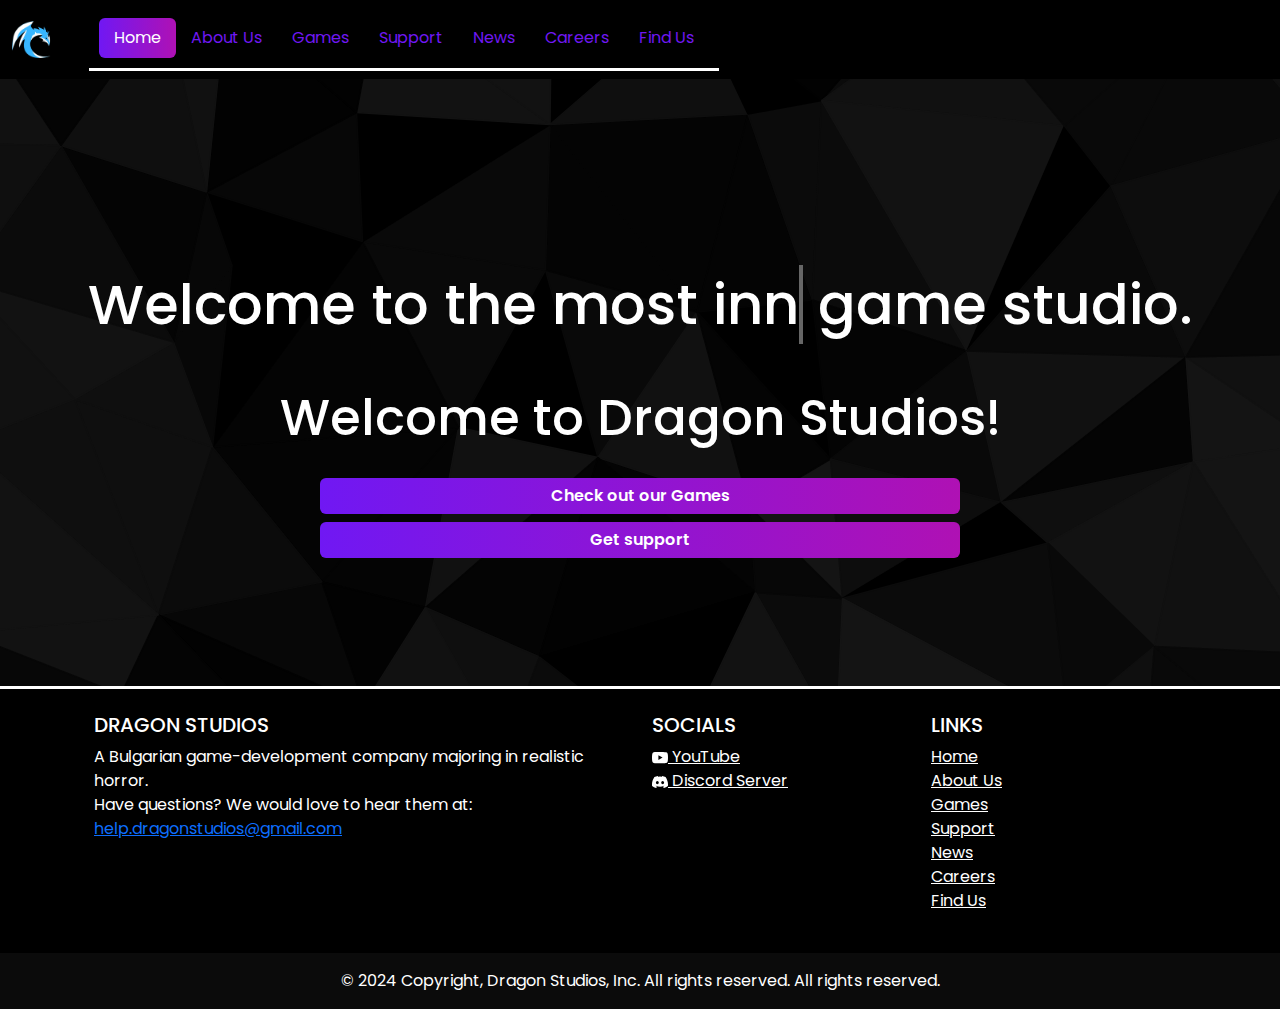
<file: index.html>
<!DOCTYPE html>
<html lang="en">
<head>
    <meta charset="UTF-8">
    <meta name="viewport" content="width=device-width, initial-scale=1.0">
    
    <link href="https://cdn.jsdelivr.net/npm/bootstrap@5.3.3/dist/css/bootstrap.min.css" rel="stylesheet" integrity="sha384-QWTKZyjpPEjISv5WaRU9OFeRpok6YctnYmDr5pNlyT2bRjXh0JMhjY6hW+ALEwIH" crossorigin="anonymous">
    <script src="https://cdn.jsdelivr.net/npm/bootstrap@5.3.3/dist/js/bootstrap.bundle.min.js" integrity="sha384-YvpcrYf0tY3lHB60NNkmXc5s9fDVZLESaAA55NDzOxhy9GkcIdslK1eN7N6jIeHz" crossorigin="anonymous"></script>
    <link rel="stylesheet" href="styles.css"/>
    <script src="script.js"></script>
    <link rel="icon" type="image/x-icon" href="Binary_DragonNoBG.ico">
    <title>Home | Dragon Studios</title>
</head>
<body>
  <nav class="navbar navbar-expand-lg sticky-top" style="background-color: black;">
    <div class="container-fluid">
      <a class="navbar-brand" href="index.html">
        <img src="Binary_DragonNoBG.png" alt="Bootstrap" width="61.395" height="37.59" class="d-inline-block align-text-center">
      </a>
      <button class="navbar-toggler" type="button" data-bs-toggle="collapse" data-bs-target="#navbarTogglerDemo01" aria-controls="navbarTogglerDemo01" aria-expanded="false" aria-label="Toggle navigation" style="background-color: rgba(0, 0, 0, 0); border: none;">
        <svg class="navbar-toggler-icon" xmlns="http://www.w3.org/2000/svg" x="0px" y="0px" width="25" height="25" viewBox="0 0 256 256" style="fill:#000000;">
          <g fill="#ffffff" fill-rule="nonzero" stroke="none" stroke-width="1" stroke-linecap="butt" stroke-linejoin="miter" stroke-miterlimit="10" stroke-dasharray="" stroke-dashoffset="0" font-family="none" font-weight="none" font-size="none" text-anchor="none" style="mix-blend-mode: normal">
            <g transform="scale(5.12,5.12)">
              <path d="M5,8c-0.72127,-0.0102 -1.39216,0.36875 -1.75578,0.99175c-0.36361,0.623 -0.36361,1.39351 0,2.01651c0.36361,0.623 1.0345,1.00195 1.75578,0.99175h40c0.72127,0.0102 1.39216,-0.36875 1.75578,-0.99175c0.36361,-0.623 0.36361,-1.39351 0,-2.01651c-0.36361,-0.623 -1.0345,-1.00195 -1.75578,-0.99175zM5,23c-0.72127,-0.0102 -1.39216,0.36875 -1.75578,0.99175c-0.36361,0.623 -0.36361,1.39351 0,2.01651c0.36361,0.623 1.0345,1.00195 1.75578,0.99175h40c0.72127,0.0102 1.39216,-0.36875 1.75578,-0.99175c0.36361,-0.623 0.36361,-1.39351 0,-2.01651c-0.36361,-0.623 -1.0345,-1.00195 -1.75578,-0.99175zM5,38c-0.72127,-0.0102 -1.39216,0.36875 -1.75578,0.99175c-0.36361,0.623 -0.36361,1.39351 0,2.01651c0.36361,0.623 1.0345,1.00195 1.75578,0.99175h40c0.72127,0.0102 1.39216,-0.36875 1.75578,-0.99175c0.36361,-0.623 0.36361,-1.39351 0,-2.01651c-0.36361,-0.623 -1.0345,-1.00195 -1.75578,-0.99175z"></path>
            </g>
          </g>
        </svg>
      </button>
      <div class="collapse navbar-collapse" id="navbarTogglerDemo01">
        <ul class="nav nav-pills sticky-top navbar-nav me-auto mb-2 mb-lg-0" style="background-color: black;">
          <li class="nav-item">
            <a class="nav-link active" style="padding-left: 15px; padding-right: 15px; color: white;" href="index.html">Home</a>
          </li>
          <li class="nav-item">
            <a class="nav-link" style="padding-left: 15px; padding-right: 15px;" href="about.html" aria-current="page" style="color: white;">About Us</a>
          </li>
          <li class="nav-item">
            <a class="nav-link" style="padding-left: 15px; padding-right: 15px;" href="games.html">Games</a>
          </li>
          <li class="nav-item">
            <a class="nav-link" style="padding-left: 15px; padding-right: 15px;" href="support.html">Support</a>
          </li>
          <li class="nav-item">
            <a class="nav-link" style="padding-left: 15px; padding-right: 15px;" href="news.html">News</a>
          </li>
          <li class="nav-item">
            <a class="nav-link" style="padding-left: 15px; padding-right: 15px;" href="career.html">Careers</a>
          </li>
          <li class="nav-item">
            <a class="nav-link" style="padding-left: 15px; padding-right: 15px;" href="find.html">Find Us</a>
          </li>
        </ul>
      </div>
    </div>
  </nav>
  <div id="welch2">
  <h1>Welcome to the most
    <span
       class="txt-rotate"
       data-period="2000"
       data-rotate='[ "innovative", "creative", "mysitcal", "imaginative",  "funny" ]'></span> game studio.
  </h1>
  <h2>Welcome to Dragon Studios!</h2>
  </div>
  <div class="d-grid gap-2 col-6 mx-auto" style="margin-top: 30px;">
    <button class="btn btn-primary" type="button" onclick="location.href='games.html';">Check out our Games</button>
    <button class="btn btn-primary" type="button" onclick="location.href='support.html' "style="margin-bottom: 20%;">Get support</button>
  </div>
  <footer class="text-white text-center text-lg-start" style="font-family: 'Poppins', sans-serif; border-top: solid white 3px; background-color: black;">
    <div class="container p-4"  style="background-color: black;">
      <div class="row">
        <div class="col-lg-6 col-md-12 mb-4 mb-md-0">
          <h5 class="text-uppercase" style="font-family: 'Poppins', sans-serif;">Dragon Studios</h5>
          <p>
            A Bulgarian game-development company majoring in realistic horror.<br>
            Have questions? We would love to hear them at: <br>
            <a href="mailto:help.dragonstudios@gmail.com">help.dragonstudios@gmail.com</a>
          </p>
        </div>
        <div class="col-lg-3 col-md-6 mb-4 mb-md-0">
          <h5 class="text-uppercase">Socials</h5>
          <ul class="list-unstyled mb-0">
            <li><a href="https://www.youtube.com/@gamesatdragonstudios" class="text-white"><svg xmlns="http://www.w3.org/2000/svg" width="16" height="16" fill="currentColor" class="bi bi-youtube" viewBox="0 0 16 16">
              <path d="M8.051 1.999h.089c.822.003 4.987.033 6.11.335a2.01 2.01 0 0 1 1.415 1.42c.101.38.172.883.22 1.402l.01.104.022.26.008.104c.065.914.073 1.77.074 1.957v.075c-.001.194-.01 1.108-.082 2.06l-.008.105-.009.104c-.05.572-.124 1.14-.235 1.558a2.01 2.01 0 0 1-1.415 1.42c-1.16.312-5.569.334-6.18.335h-.142c-.309 0-1.587-.006-2.927-.052l-.17-.006-.087-.004-.171-.007-.171-.007c-1.11-.049-2.167-.128-2.654-.26a2.01 2.01 0 0 1-1.415-1.419c-.111-.417-.185-.986-.235-1.558L.09 9.82l-.008-.104A31 31 0 0 1 0 7.68v-.123c.002-.215.01-.958.064-1.778l.007-.103.003-.052.008-.104.022-.26.01-.104c.048-.519.119-1.023.22-1.402a2.01 2.01 0 0 1 1.415-1.42c.487-.13 1.544-.21 2.654-.26l.17-.007.172-.006.086-.003.171-.007A100 100 0 0 1 7.858 2zM6.4 5.209v4.818l4.157-2.408z"/>
            </svg> YouTube</a></li>
            <li><a href="https://discord.gg/eqyFy8wfwd" class="text-white"><svg xmlns="http://www.w3.org/2000/svg" width="16" height="16" fill="currentColor" class="bi bi-discord" viewBox="0 0 16 16">
              <path d="M13.545 2.907a13.2 13.2 0 0 0-3.257-1.011.05.05 0 0 0-.052.025c-.141.25-.297.577-.406.833a12.2 12.2 0 0 0-3.658 0 8 8 0 0 0-.412-.833.05.05 0 0 0-.052-.025c-1.125.194-2.22.534-3.257 1.011a.04.04 0 0 0-.021.018C.356 6.024-.213 9.047.066 12.032q.003.022.021.037a13.3 13.3 0 0 0 3.995 2.02.05.05 0 0 0 .056-.019q.463-.63.818-1.329a.05.05 0 0 0-.01-.059l-.018-.011a9 9 0 0 1-1.248-.595.05.05 0 0 1-.02-.066l.015-.019q.127-.095.248-.195a.05.05 0 0 1 .051-.007c2.619 1.196 5.454 1.196 8.041 0a.05.05 0 0 1 .053.007q.121.1.248.195a.05.05 0 0 1-.004.085 8 8 0 0 1-1.249.594.05.05 0 0 0-.03.03.05.05 0 0 0 .003.041c.24.465.515.909.817 1.329a.05.05 0 0 0 .056.019 13.2 13.2 0 0 0 4.001-2.02.05.05 0 0 0 .021-.037c.334-3.451-.559-6.449-2.366-9.106a.03.03 0 0 0-.02-.019m-8.198 7.307c-.789 0-1.438-.724-1.438-1.612s.637-1.613 1.438-1.613c.807 0 1.45.73 1.438 1.613 0 .888-.637 1.612-1.438 1.612m5.316 0c-.788 0-1.438-.724-1.438-1.612s.637-1.613 1.438-1.613c.807 0 1.451.73 1.438 1.613 0 .888-.631 1.612-1.438 1.612"/>
            </svg> Discord Server</a></li>
          </ul>
        </div>
        <div class="col-lg-3 col-md-6 mb-4 mb-md-0">
          <h5 class="text-uppercase">Links</h5>
          <ul class="list-unstyled">
            <li><a href="index.html" class="text-white">Home</a></li>
            <li><a href="about.html" class="text-white">About Us</a></li>
            <li><a href="games.html" class="text-white">Games</a></li>
            <li><a href="support.html" class="text-white">Support</a></li>
            <li><a href="news.html" class="text-white">News</a></li>
            <li><a href="career.html" class="text-white">Careers</a></li>
            <li><a href="find.html" class="text-white">Find Us</a></li>
          </ul>
        </div>
      </div>
    </div>
    <div class="text-center p-3" style="background-color: rgb(11, 11, 11);">
      © 2024 Copyright,
      Dragon Studios, Inc</a>. All rights reserved. All rights reserved.
    </div>
  </footer>
  
</body>
</html>
</file>
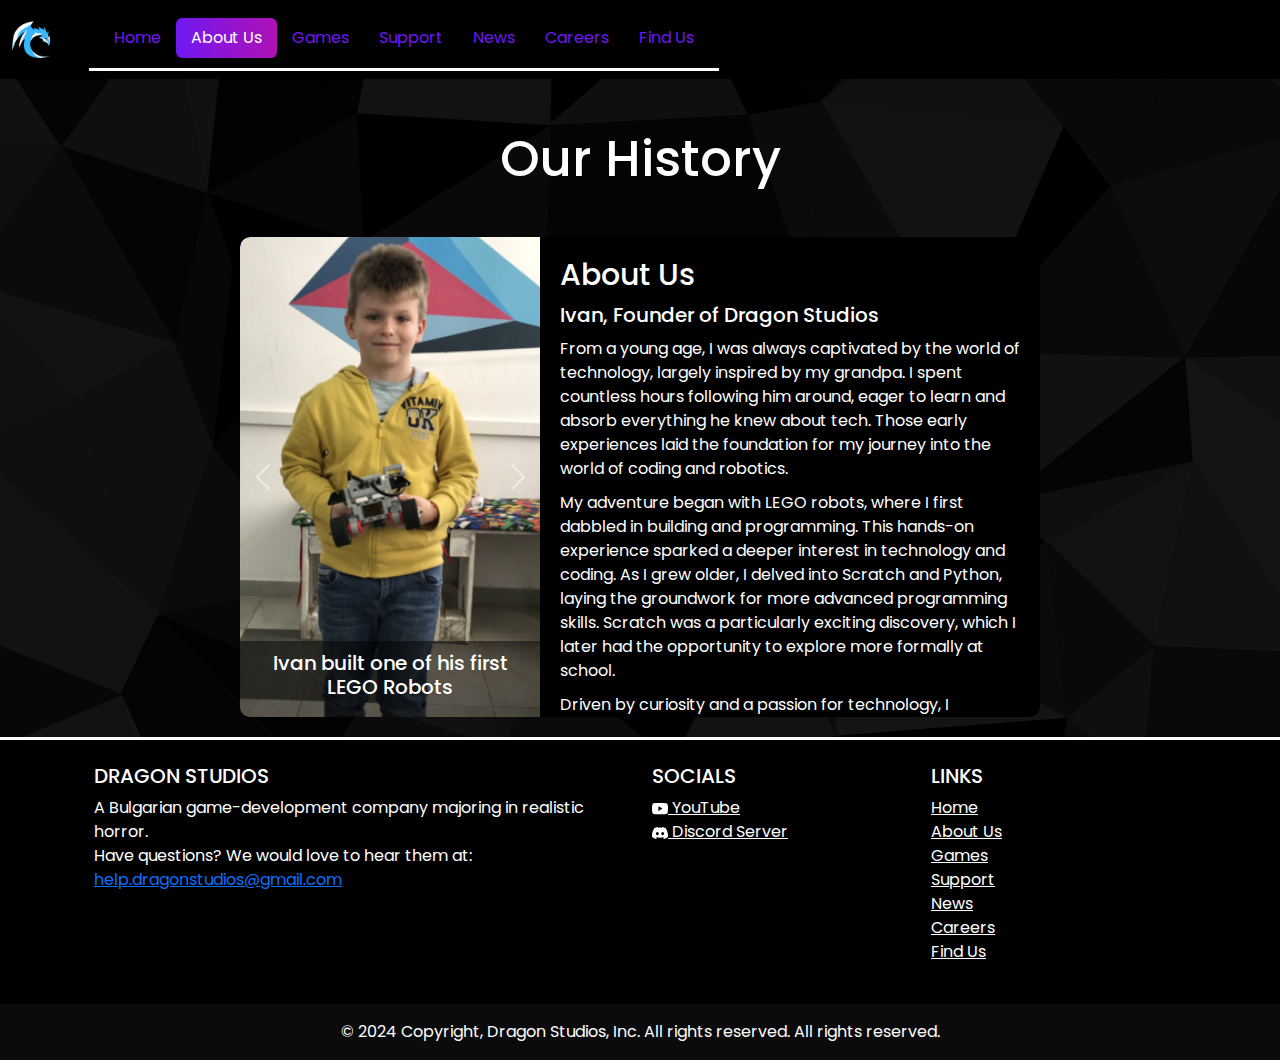
<file: about.html>
<!DOCTYPE html>
<html lang="en">
<head>
    <meta charset="UTF-8">
    <meta name="viewport" content="width=device-width, initial-scale=1.0">
    
    <link href="https://cdn.jsdelivr.net/npm/bootstrap@5.3.3/dist/css/bootstrap.min.css" rel="stylesheet" integrity="sha384-QWTKZyjpPEjISv5WaRU9OFeRpok6YctnYmDr5pNlyT2bRjXh0JMhjY6hW+ALEwIH" crossorigin="anonymous">
    <script src="https://cdn.jsdelivr.net/npm/bootstrap@5.3.3/dist/js/bootstrap.bundle.min.js" integrity="sha384-YvpcrYf0tY3lHB60NNkmXc5s9fDVZLESaAA55NDzOxhy9GkcIdslK1eN7N6jIeHz" crossorigin="anonymous"></script>
    <link rel="stylesheet" href="styles.css"/>
    <script src="script.js"></script>
    <link rel="icon" type="image/x-icon" href="Binary_DragonNoBG.ico">
    <title>About | Dragon Studios</title>
    <style>
        
        .rounded-container {
            display: flex;
            align-items: stretch;
            max-width: 800px; /* Fixed width */
            width: 100%; /* Full width of container */
            border-radius: 10px;
            overflow: hidden;
            margin: 0 auto; /* Center horizontally */
            background-color: transparent; /* Ensure no background color interferes */
            margin-bottom: 20px;
        }


        .carousel-container {
            flex: 1;
            position: relative;
        }

        .carousel-item img {
            width: 100%;
            height: 480px; /* Maintain original height */
            object-fit: cover;
            border-radius: 10px 0 0 10px;
        }

        .carousel-caption {
            position: absolute;
            bottom: 0;
            left: 0;
            right: 0;
            background-color: rgba(0, 0, 0, 0.5);
            padding: 10px;
            text-align: center;
            color: white;
            width: 100%; /* Full width of the image */
            border-radius: 0 0 0 10px;
        }

        .text-block {
            background-color: black;
            color: white;
            padding: 20px;
            flex: 1 1 25%; /* Fixed width for text block */
            border-radius: 0 10px 10px 0;
            display: flex;
            flex-direction: column;
            justify-content: flex-start; /* Ensure content starts from the top */
            align-items: center;
            height: 480px; /* Fixed height to match carousel */
            overflow-y: auto; /* Handle overflow text */
            box-sizing: border-box; /* Ensure padding is included in height */
        }

        .text-block h3,
        .text-block h5 {
            margin: 0 0 10px 0; /* Add margin below titles */
            padding: 0;
        }

        .text-block p {
            margin: 0 0 10px 0; /* Add margin below paragraphs */
            padding: 0;
            line-height: 1.5; /* Improve readability */
        }

        @media (max-width: 768px) {
            .rounded-container {
                flex-direction: column;
                max-width: 100%;
                position: static; /* Reset position for small screens */
            }
            .carousel-container, .text-block {
                flex: 1 1 100%;
            }
            .carousel-item img {
                border-radius: 10px 10px 0 0;
            }
            .carousel-caption {
                border-radius: 0 0 10px 10px;
            }
            .text-block {
                border-radius: 0 0 10px 10px;
            }
        }
    </style>
</head>
<body>
  <nav class="navbar navbar-expand-lg sticky-top" style="background-color: black;">
    <div class="container-fluid">
      <a class="navbar-brand" href="index.html">
        <img src="Binary_DragonNoBG.png" alt="Bootstrap" width="61.395" height="37.59" class="d-inline-block align-text-center">
      </a>
      <button class="navbar-toggler" type="button" data-bs-toggle="collapse" data-bs-target="#navbarTogglerDemo01" aria-controls="navbarTogglerDemo01" aria-expanded="false" aria-label="Toggle navigation" style="background-color: rgba(0, 0, 0, 0); border: none;">
        <svg class="navbar-toggler-icon" xmlns="http://www.w3.org/2000/svg" x="0px" y="0px" width="25" height="25" viewBox="0 0 256 256" style="fill:#000000;">
          <g fill="#ffffff" fill-rule="nonzero" stroke="none" stroke-width="1" stroke-linecap="butt" stroke-linejoin="miter" stroke-miterlimit="10" stroke-dasharray="" stroke-dashoffset="0" font-family="none" font-weight="none" font-size="none" text-anchor="none" style="mix-blend-mode: normal">
            <g transform="scale(5.12,5.12)">
              <path d="M5,8c-0.72127,-0.0102 -1.39216,0.36875 -1.75578,0.99175c-0.36361,0.623 -0.36361,1.39351 0,2.01651c0.36361,0.623 1.0345,1.00195 1.75578,0.99175h40c0.72127,0.0102 1.39216,-0.36875 1.75578,-0.99175c0.36361,-0.623 0.36361,-1.39351 0,-2.01651c-0.36361,-0.623 -1.0345,-1.00195 -1.75578,-0.99175zM5,23c-0.72127,-0.0102 -1.39216,0.36875 -1.75578,0.99175c-0.36361,0.623 -0.36361,1.39351 0,2.01651c0.36361,0.623 1.0345,1.00195 1.75578,0.99175h40c0.72127,0.0102 1.39216,-0.36875 1.75578,-0.99175c0.36361,-0.623 0.36361,-1.39351 0,-2.01651c-0.36361,-0.623 -1.0345,-1.00195 -1.75578,-0.99175zM5,38c-0.72127,-0.0102 -1.39216,0.36875 -1.75578,0.99175c-0.36361,0.623 -0.36361,1.39351 0,2.01651c0.36361,0.623 1.0345,1.00195 1.75578,0.99175h40c0.72127,0.0102 1.39216,-0.36875 1.75578,-0.99175c0.36361,-0.623 0.36361,-1.39351 0,-2.01651c-0.36361,-0.623 -1.0345,-1.00195 -1.75578,-0.99175z"></path>
            </g>
          </g>
        </svg>
      </button>
      <div class="collapse navbar-collapse" id="navbarTogglerDemo01">
        <ul class="nav nav-pills sticky-top navbar-nav me-auto mb-2 mb-lg-0" style="background-color: black;">
          <li class="nav-item">
            <a class="nav-link" style="padding-left: 15px; padding-right: 15px;" href="index.html">Home</a>
          </li>
          <li class="nav-item">
            <a class="nav-link active" style="padding-left: 15px; padding-right: 15px;  color: white;" href="about.html" aria-current="page" style="color: white;">About Us</a>
          </li>
          <li class="nav-item">
            <a class="nav-link" style="padding-left: 15px; padding-right: 15px;" href="games.html">Games</a>
          </li>
          <li class="nav-item">
            <a class="nav-link" style="padding-left: 15px; padding-right: 15px;" href="support.html">Support</a>
          </li>
          <li class="nav-item">
            <a class="nav-link" style="padding-left: 15px; padding-right: 15px;" href="news.html">News</a>
          </li>
          <li class="nav-item">
            <a class="nav-link" style="padding-left: 15px; padding-right: 15px;" href="career.html">Careers</a>
          </li>
          <li class="nav-item">
            <a class="nav-link" style="padding-left: 15px; padding-right: 15px;" href="find.html">Find Us</a>
          </li>
        </ul>
      </div>
    </div>
  </nav>
<h2>Our History</h2>
<div class="container mt-5" >
  <div class="rounded-container">
      <!-- Carousel Section -->
      <div class="carousel-container">
          <div id="carouselExampleCaptions" class="carousel slide h-100">
              <div class="carousel-inner">
                  <div class="carousel-item active">
                      <img src="ivanRob2.png" class="d-block" alt="Ivan built one of his first LEGO Robots">
                      <div class="carousel-caption d-none d-md-block">
                          <h5>Ivan built one of his first LEGO Robots</h5>
                      </div>
                  </div>
                  <div class="carousel-item">
                      <img src="ivanCom2.png" class="d-block" alt="Ivan at a computer science olympics">
                      <div class="carousel-caption d-none d-md-block">
                          <h5>Ivan at a computer science olympics</h5>
                      </div>
                  </div>
                  <div class="carousel-item">
                      <img src="ivanCap2.png" class="d-block" alt="Ivan Reading a Magazine">
                      <div class="carousel-caption d-none d-md-block">
                          <h5>Ivan reading a magazine</h5>
                      </div>
                  </div>
                  <div class="carousel-item">
                    <img src="ivanBike.png" class="d-block" alt="Ivan Reading a Magazine">
                    <div class="carousel-caption d-none d-md-block">
                        <h5>Ivan riding a bike</h5>
                    </div>
                </div>
                <div class="carousel-item">
                  <img src="ivanSch.png" class="d-block" alt="Ivan Reading a Magazine">
                  <div class="carousel-caption d-none d-md-block">
                      <h5>Ivan at primary school</h5>
                  </div>
                </div>
                <div class="carousel-item">
                  <img src="ivanSmall.png" class="d-block" alt="Ivan Reading a Magazine">
                  <div class="carousel-caption d-none d-md-block">
                      <h5>Ivan examining a phone</h5>
                  </div>
                </div>
              </div>
              <button class="carousel-control-prev" type="button" data-bs-target="#carouselExampleCaptions" data-bs-slide="prev">
                  <span class="carousel-control-prev-icon" aria-hidden="true"></span>
                  <span class="visually-hidden">Previous</span>
              </button>
              <button class="carousel-control-next" type="button" data-bs-target="#carouselExampleCaptions" data-bs-slide="next">
                  <span class="carousel-control-next-icon" aria-hidden="true"></span>
                  <span class="visually-hidden">Next</span>
              </button>
          </div>
      </div>

      <!-- Text Section -->
      <div class="text-block">
          <div>
              <h3 style="font-size: 30px;">About Us</h3>
              <h5>Ivan, Founder of Dragon Studios</h5>
              <p>
              From a young age, I was always captivated by the world of technology, largely inspired by my grandpa. I spent countless hours following him around, eager to learn and absorb everything he knew about tech. Those early experiences laid the foundation for my journey into the world of coding and robotics.
              </p>
              <p>
              My adventure began with LEGO robots, where I first dabbled in building and programming. This hands-on experience sparked a deeper interest in technology and coding. As I grew older, I delved into Scratch and Python, laying the groundwork for more advanced programming skills. Scratch was a particularly exciting discovery, which I later had the opportunity to explore more formally at school.
              </p>
              Driven by curiosity and a passion for technology, I participated in a Computer Science (CS) olympics, further honing my skills and pushing my boundaries. My journey continued with a JavaScript course, which expanded my knowledge and expertise in programming.
              <p>
              All these experiences culminated in the founding of Dragon Studios. At Dragon Studios, we are dedicated to leveraging our expertise and passion to create innovative and impactful projects. Our journey from those early days of LEGO robots to where we are now reflects our commitment to growth, learning, and excellence in the world of technology.
              </p> 
                
          </div>
      </div>
  </div>
</div>

  <footer class="text-white text-center text-lg-start" style="font-family: 'Poppins', sans-serif; border-top: solid white 3px; background-color: black;">
    <div class="container p-4"  style="background-color: black;">
      <div class="row">
        <div class="col-lg-6 col-md-12 mb-4 mb-md-0">
          <h5 class="text-uppercase" style="font-family: 'Poppins', sans-serif;">Dragon Studios</h5>
          <p>
            A Bulgarian game-development company majoring in realistic horror.<br>
            Have questions? We would love to hear them at: <br>
            <a href="mailto:help.dragonstudios@gmail.com">help.dragonstudios@gmail.com</a>
          </p>
        </div>
        <div class="col-lg-3 col-md-6 mb-4 mb-md-0">
          <h5 class="text-uppercase">Socials</h5>
          <ul class="list-unstyled mb-0">
            <li><a href="https://www.youtube.com/@gamesatdragonstudios" class="text-white"><svg xmlns="http://www.w3.org/2000/svg" width="16" height="16" fill="currentColor" class="bi bi-youtube" viewBox="0 0 16 16">
              <path d="M8.051 1.999h.089c.822.003 4.987.033 6.11.335a2.01 2.01 0 0 1 1.415 1.42c.101.38.172.883.22 1.402l.01.104.022.26.008.104c.065.914.073 1.77.074 1.957v.075c-.001.194-.01 1.108-.082 2.06l-.008.105-.009.104c-.05.572-.124 1.14-.235 1.558a2.01 2.01 0 0 1-1.415 1.42c-1.16.312-5.569.334-6.18.335h-.142c-.309 0-1.587-.006-2.927-.052l-.17-.006-.087-.004-.171-.007-.171-.007c-1.11-.049-2.167-.128-2.654-.26a2.01 2.01 0 0 1-1.415-1.419c-.111-.417-.185-.986-.235-1.558L.09 9.82l-.008-.104A31 31 0 0 1 0 7.68v-.123c.002-.215.01-.958.064-1.778l.007-.103.003-.052.008-.104.022-.26.01-.104c.048-.519.119-1.023.22-1.402a2.01 2.01 0 0 1 1.415-1.42c.487-.13 1.544-.21 2.654-.26l.17-.007.172-.006.086-.003.171-.007A100 100 0 0 1 7.858 2zM6.4 5.209v4.818l4.157-2.408z"/>
            </svg> YouTube</a></li>
            <li><a href="https://discord.gg/eqyFy8wfwd" class="text-white"><svg xmlns="http://www.w3.org/2000/svg" width="16" height="16" fill="currentColor" class="bi bi-discord" viewBox="0 0 16 16">
              <path d="M13.545 2.907a13.2 13.2 0 0 0-3.257-1.011.05.05 0 0 0-.052.025c-.141.25-.297.577-.406.833a12.2 12.2 0 0 0-3.658 0 8 8 0 0 0-.412-.833.05.05 0 0 0-.052-.025c-1.125.194-2.22.534-3.257 1.011a.04.04 0 0 0-.021.018C.356 6.024-.213 9.047.066 12.032q.003.022.021.037a13.3 13.3 0 0 0 3.995 2.02.05.05 0 0 0 .056-.019q.463-.63.818-1.329a.05.05 0 0 0-.01-.059l-.018-.011a9 9 0 0 1-1.248-.595.05.05 0 0 1-.02-.066l.015-.019q.127-.095.248-.195a.05.05 0 0 1 .051-.007c2.619 1.196 5.454 1.196 8.041 0a.05.05 0 0 1 .053.007q.121.1.248.195a.05.05 0 0 1-.004.085 8 8 0 0 1-1.249.594.05.05 0 0 0-.03.03.05.05 0 0 0 .003.041c.24.465.515.909.817 1.329a.05.05 0 0 0 .056.019 13.2 13.2 0 0 0 4.001-2.02.05.05 0 0 0 .021-.037c.334-3.451-.559-6.449-2.366-9.106a.03.03 0 0 0-.02-.019m-8.198 7.307c-.789 0-1.438-.724-1.438-1.612s.637-1.613 1.438-1.613c.807 0 1.45.73 1.438 1.613 0 .888-.637 1.612-1.438 1.612m5.316 0c-.788 0-1.438-.724-1.438-1.612s.637-1.613 1.438-1.613c.807 0 1.451.73 1.438 1.613 0 .888-.631 1.612-1.438 1.612"/>
            </svg> Discord Server</a></li>
          </ul>
        </div>
        <div class="col-lg-3 col-md-6 mb-4 mb-md-0">
          <h5 class="text-uppercase">Links</h5>
          <ul class="list-unstyled">
            <li><a href="index.html" class="text-white">Home</a></li>
            <li><a href="about.html" class="text-white">About Us</a></li>
            <li><a href="games.html" class="text-white">Games</a></li>
            <li><a href="support.html" class="text-white">Support</a></li>
            <li><a href="news.html" class="text-white">News</a></li>
            <li><a href="career.html" class="text-white">Careers</a></li>
            <li><a href="find.html" class="text-white">Find Us</a></li>
          </ul>
        </div>
      </div>
    </div>
    <div class="text-center p-3" style="background-color: rgb(11, 11, 11);">
      © 2024 Copyright,
      Dragon Studios, Inc</a>. All rights reserved. All rights reserved.
    </div>
  </footer>
  
</body>
</html>
</file>
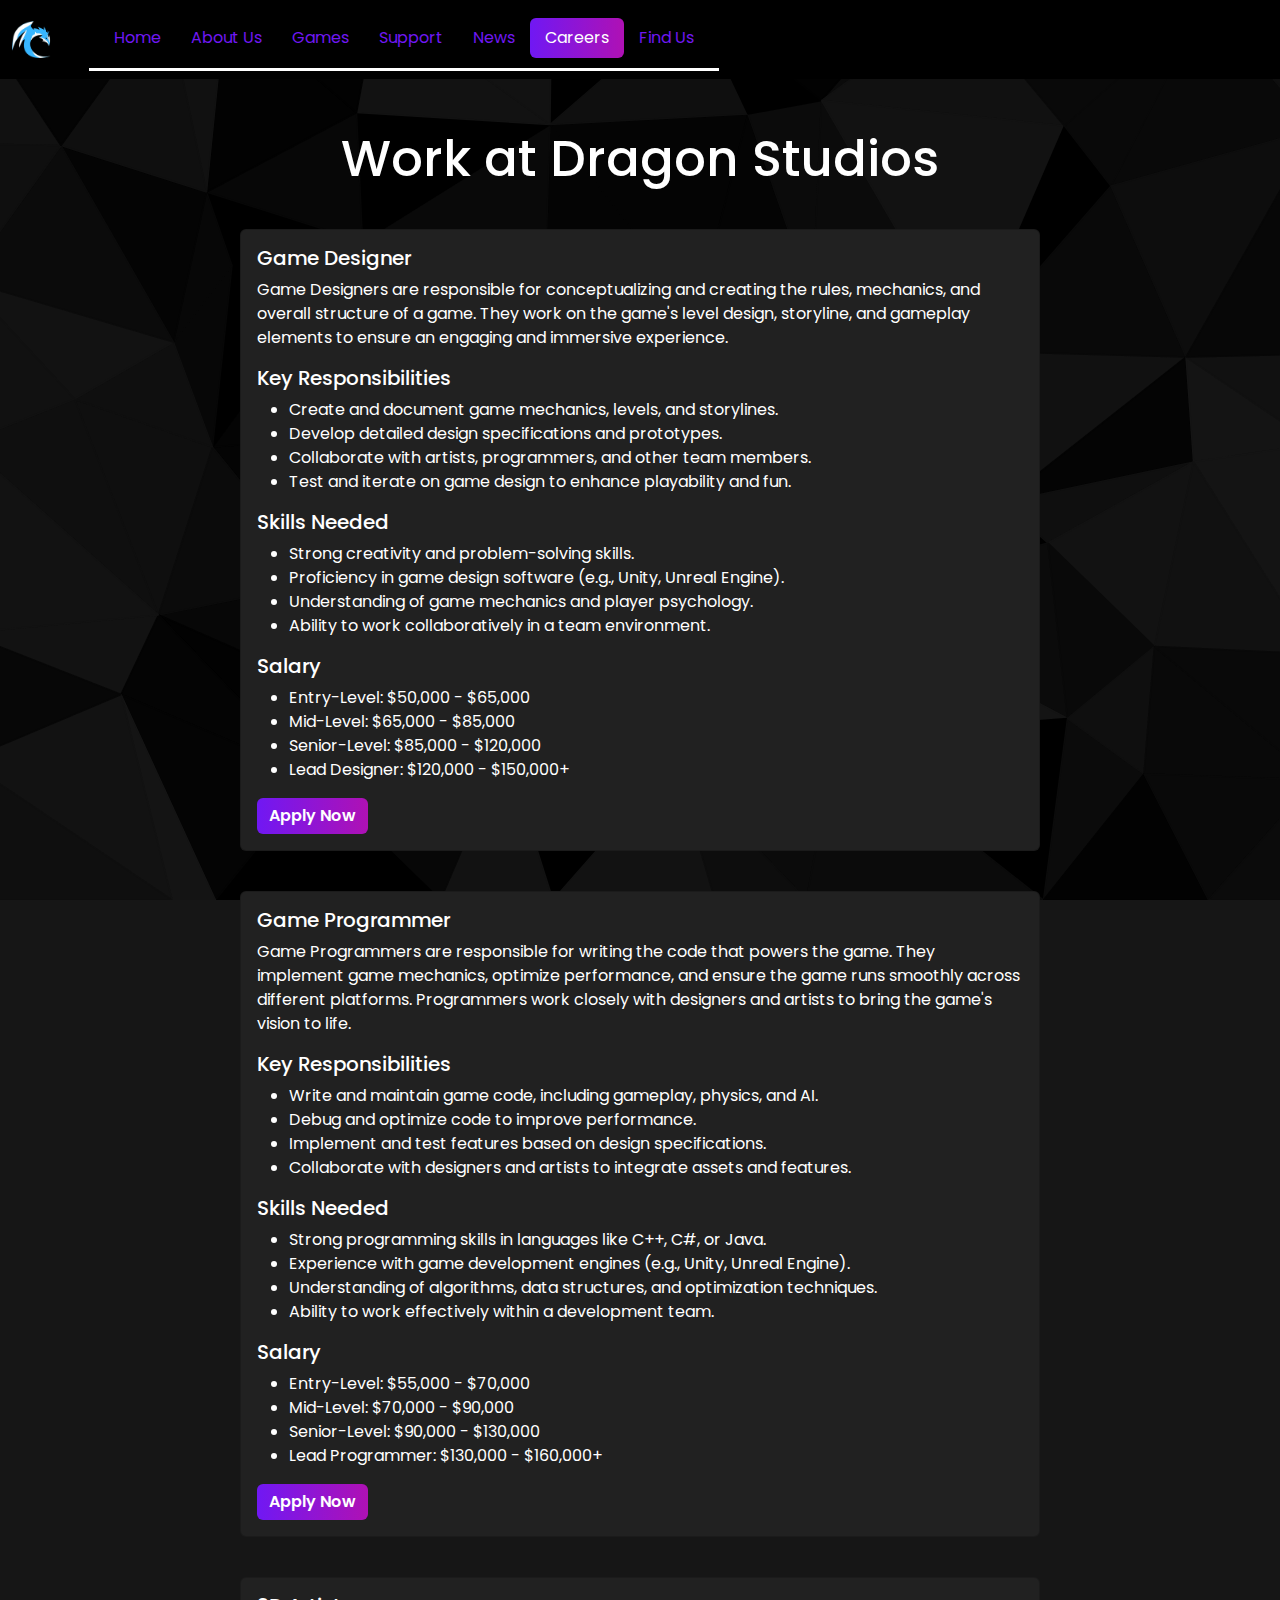
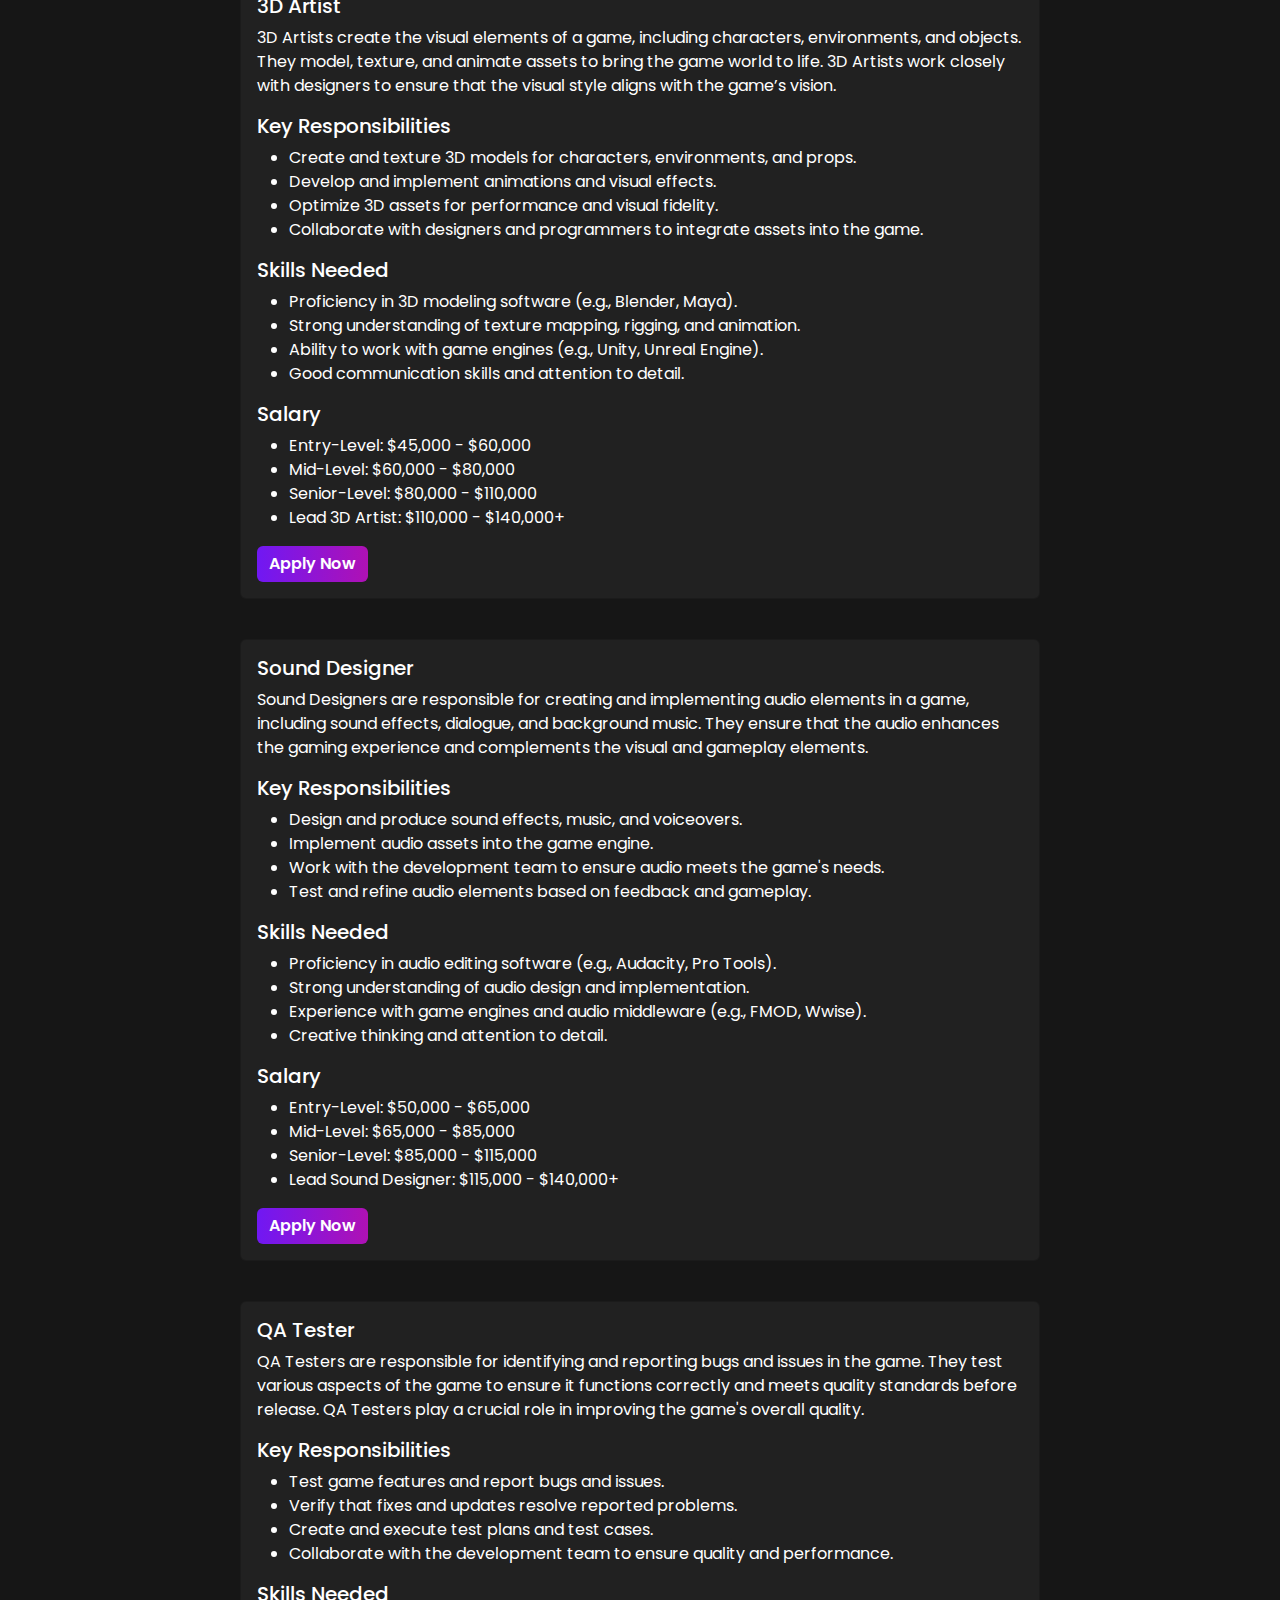
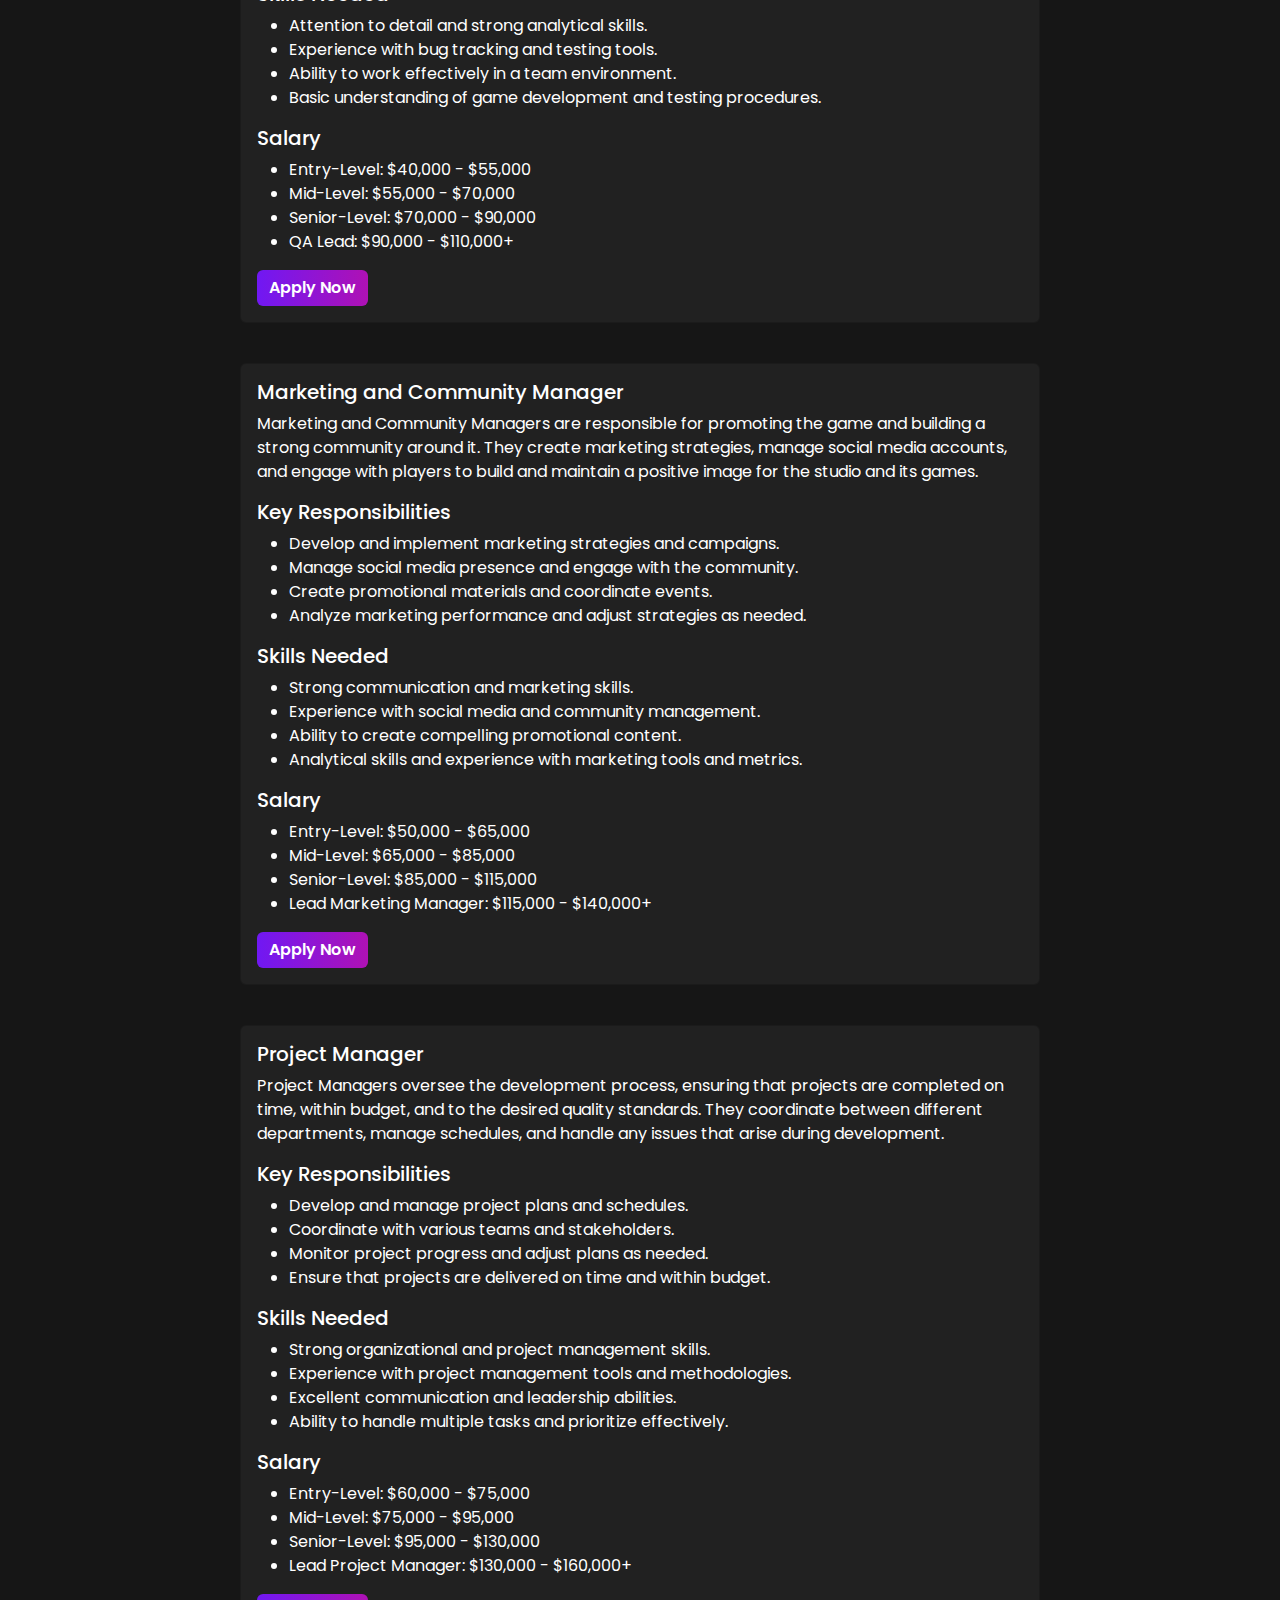
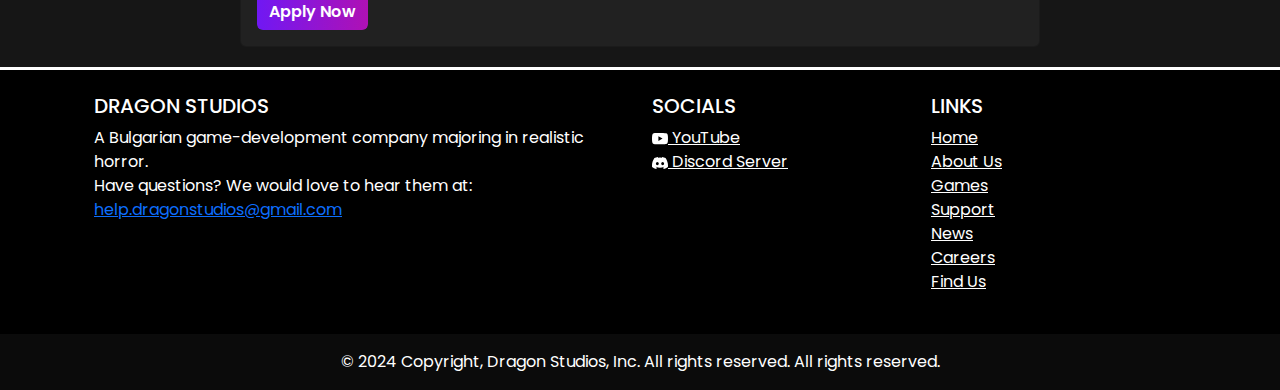
<file: career.html>
<!DOCTYPE html>
<html lang="en">
<head>
    <meta charset="UTF-8">
    <meta name="viewport" content="width=device-width, initial-scale=1.0">
    
    <link href="https://cdn.jsdelivr.net/npm/bootstrap@5.3.3/dist/css/bootstrap.min.css" rel="stylesheet" integrity="sha384-QWTKZyjpPEjISv5WaRU9OFeRpok6YctnYmDr5pNlyT2bRjXh0JMhjY6hW+ALEwIH" crossorigin="anonymous">
    <script src="https://cdn.jsdelivr.net/npm/bootstrap@5.3.3/dist/js/bootstrap.bundle.min.js" integrity="sha384-YvpcrYf0tY3lHB60NNkmXc5s9fDVZLESaAA55NDzOxhy9GkcIdslK1eN7N6jIeHz" crossorigin="anonymous"></script>
    <link rel="stylesheet" href="https://cdn.jsdelivr.net/npm/bootstrap-icons@1.2.2/font/bootstrap-icons.css"/>
    <link rel="stylesheet" href="styles.css"/>
    
    <script src="script.js"></script>
    <link rel="icon" type="image/x-icon" href="Binary_DragonNoBG.ico">
    <title>Careers | Dragon Studios</title>
</head>
<body>
  <nav class="navbar navbar-expand-lg sticky-top" style="background-color: black;">
    <div class="container-fluid">
      <a class="navbar-brand" href="index.html">
        <img src="Binary_DragonNoBG.png" alt="Bootstrap" width="61.395" height="37.59" class="d-inline-block align-text-center">
      </a>
      <button class="navbar-toggler" type="button" data-bs-toggle="collapse" data-bs-target="#navbarTogglerDemo01" aria-controls="navbarTogglerDemo01" aria-expanded="false" aria-label="Toggle navigation" style="background-color: rgba(0, 0, 0, 0); border: none;">
        <svg class="navbar-toggler-icon" xmlns="http://www.w3.org/2000/svg" x="0px" y="0px" width="25" height="25" viewBox="0 0 256 256" style="fill:#000000;">
          <g fill="#ffffff" fill-rule="nonzero" stroke="none" stroke-width="1" stroke-linecap="butt" stroke-linejoin="miter" stroke-miterlimit="10" stroke-dasharray="" stroke-dashoffset="0" font-family="none" font-weight="none" font-size="none" text-anchor="none" style="mix-blend-mode: normal">
            <g transform="scale(5.12,5.12)">
              <path d="M5,8c-0.72127,-0.0102 -1.39216,0.36875 -1.75578,0.99175c-0.36361,0.623 -0.36361,1.39351 0,2.01651c0.36361,0.623 1.0345,1.00195 1.75578,0.99175h40c0.72127,0.0102 1.39216,-0.36875 1.75578,-0.99175c0.36361,-0.623 0.36361,-1.39351 0,-2.01651c-0.36361,-0.623 -1.0345,-1.00195 -1.75578,-0.99175zM5,23c-0.72127,-0.0102 -1.39216,0.36875 -1.75578,0.99175c-0.36361,0.623 -0.36361,1.39351 0,2.01651c0.36361,0.623 1.0345,1.00195 1.75578,0.99175h40c0.72127,0.0102 1.39216,-0.36875 1.75578,-0.99175c0.36361,-0.623 0.36361,-1.39351 0,-2.01651c-0.36361,-0.623 -1.0345,-1.00195 -1.75578,-0.99175zM5,38c-0.72127,-0.0102 -1.39216,0.36875 -1.75578,0.99175c-0.36361,0.623 -0.36361,1.39351 0,2.01651c0.36361,0.623 1.0345,1.00195 1.75578,0.99175h40c0.72127,0.0102 1.39216,-0.36875 1.75578,-0.99175c0.36361,-0.623 0.36361,-1.39351 0,-2.01651c-0.36361,-0.623 -1.0345,-1.00195 -1.75578,-0.99175z"></path>
            </g>
          </g>
        </svg>
      </button>
      <div class="collapse navbar-collapse" id="navbarTogglerDemo01">
        <ul class="nav nav-pills sticky-top navbar-nav me-auto mb-2 mb-lg-0" style="background-color: black;">
          <li class="nav-item">
            <a class="nav-link" style="padding-left: 15px; padding-right: 15px;" href="index.html">Home</a>
          </li>
          <li class="nav-item">
            <a class="nav-link" style="padding-left: 15px; padding-right: 15px;" href="about.html" aria-current="page" style="color: white;">About Us</a>
          </li>
          <li class="nav-item">
            <a class="nav-link" style="padding-left: 15px; padding-right: 15px;" href="games.html">Games</a>
          </li>
          <li class="nav-item">
            <a class="nav-link" style="padding-left: 15px; padding-right: 15px;" href="support.html">Support</a>
          </li>
          <li class="nav-item">
            <a class="nav-link" style="padding-left: 15px; padding-right: 15px;" href="news.html">News</a>
          </li>
          <li class="nav-item">
            <a class="nav-link active" style="padding-left: 15px; padding-right: 15px; color: white;" href="career.html">Careers</a>
          </li>
          <li class="nav-item">
            <a class="nav-link" style="padding-left: 15px; padding-right: 15px;" href="find.html">Find Us</a>
          </li>
        </ul>
      </div>
    </div>
  </nav>
  
  <h2>Work at Dragon Studios</h2>
  <div class="d-flex flex-wrap justify-content-center">
        <!-- Game Designer Card -->
    <div class="card" style="width: 50rem; background-color: rgb(33, 33, 33); margin: 20px;" id="cardGameDesigner">
      <div class="card-body">
          <h5 class="card-title" style="color: white;">Game Designer</h5>
          <p class="card-text" style="color: white;">Game Designers are responsible for conceptualizing and creating the rules, mechanics, and overall structure of a game. They work on the game's level design, storyline, and gameplay elements to ensure an engaging and immersive experience.</p>
          <h5 style="color: white;">Key Responsibilities</h5>
          <ul style="color: white;">
              <li>Create and document game mechanics, levels, and storylines.</li>
              <li>Develop detailed design specifications and prototypes.</li>
              <li>Collaborate with artists, programmers, and other team members.</li>
              <li>Test and iterate on game design to enhance playability and fun.</li>
          </ul>
          <h5 style="color: white;">Skills Needed</h5>
          <ul style="color: white;">
              <li>Strong creativity and problem-solving skills.</li>
              <li>Proficiency in game design software (e.g., Unity, Unreal Engine).</li>
              <li>Understanding of game mechanics and player psychology.</li>
              <li>Ability to work collaboratively in a team environment.</li>
          </ul>
          <h5 style="color: white;">Salary</h5>
          <ul style="color: white;">
              <li>Entry-Level: $50,000 - $65,000</li>
              <li>Mid-Level: $65,000 - $85,000</li>
              <li>Senior-Level: $85,000 - $120,000</li>
              <li>Lead Designer: $120,000 - $150,000+</li>
          </ul>
          <div class="btn-group">
              <button type="button" class="btn btn-primary">
                  Apply Now
              </button>
          </div>
      </div>
    </div>

    <!-- Game Programmer Card -->
    <div class="card" style="width: 50rem; background-color: rgb(33, 33, 33); margin: 20px;" id="cardGameProgrammer">
      <div class="card-body">
          <h5 class="card-title" style="color: white;">Game Programmer</h5>
          <p class="card-text" style="color: white;">Game Programmers are responsible for writing the code that powers the game. They implement game mechanics, optimize performance, and ensure the game runs smoothly across different platforms. Programmers work closely with designers and artists to bring the game's vision to life.</p>
          <h5 style="color: white;">Key Responsibilities</h5>
          <ul style="color: white;">
              <li>Write and maintain game code, including gameplay, physics, and AI.</li>
              <li>Debug and optimize code to improve performance.</li>
              <li>Implement and test features based on design specifications.</li>
              <li>Collaborate with designers and artists to integrate assets and features.</li>
          </ul>
          <h5 style="color: white;">Skills Needed</h5>
          <ul style="color: white;">
              <li>Strong programming skills in languages like C++, C#, or Java.</li>
              <li>Experience with game development engines (e.g., Unity, Unreal Engine).</li>
              <li>Understanding of algorithms, data structures, and optimization techniques.</li>
              <li>Ability to work effectively within a development team.</li>
          </ul>
          <h5 style="color: white;">Salary</h5>
          <ul style="color: white;">
              <li>Entry-Level: $55,000 - $70,000</li>
              <li>Mid-Level: $70,000 - $90,000</li>
              <li>Senior-Level: $90,000 - $130,000</li>
              <li>Lead Programmer: $130,000 - $160,000+</li>
          </ul>
          <div class="btn-group">
              <button type="button" class="btn btn-primary">
                  Apply Now
              </button>
          </div>
      </div>
    </div>

    <!-- 3D Artist Card -->
    <div class="card" style="width: 50rem; background-color: rgb(33, 33, 33); margin: 20px;" id="card3DArtist">
      <div class="card-body">
          <h5 class="card-title" style="color: white;">3D Artist</h5>
          <p class="card-text" style="color: white;">3D Artists create the visual elements of a game, including characters, environments, and objects. They model, texture, and animate assets to bring the game world to life. 3D Artists work closely with designers to ensure that the visual style aligns with the game’s vision.</p>
          <h5 style="color: white;">Key Responsibilities</h5>
          <ul style="color: white;">
              <li>Create and texture 3D models for characters, environments, and props.</li>
              <li>Develop and implement animations and visual effects.</li>
              <li>Optimize 3D assets for performance and visual fidelity.</li>
              <li>Collaborate with designers and programmers to integrate assets into the game.</li>
          </ul>
          <h5 style="color: white;">Skills Needed</h5>
          <ul style="color: white;">
              <li>Proficiency in 3D modeling software (e.g., Blender, Maya).</li>
              <li>Strong understanding of texture mapping, rigging, and animation.</li>
              <li>Ability to work with game engines (e.g., Unity, Unreal Engine).</li>
              <li>Good communication skills and attention to detail.</li>
          </ul>
          <h5 style="color: white;">Salary</h5>
          <ul style="color: white;">
              <li>Entry-Level: $45,000 - $60,000</li>
              <li>Mid-Level: $60,000 - $80,000</li>
              <li>Senior-Level: $80,000 - $110,000</li>
              <li>Lead 3D Artist: $110,000 - $140,000+</li>
          </ul>
          <div class="btn-group">
              <button type="button" class="btn btn-primary">
                  Apply Now
              </button>
          </div>
      </div>
    </div>

    <!-- Sound Designer Card -->
    <div class="card" style="width: 50rem; background-color: rgb(33, 33, 33); margin: 20px;" id="cardSoundDesigner">
      <div class="card-body">
          <h5 class="card-title" style="color: white;">Sound Designer</h5>
          <p class="card-text" style="color: white;">Sound Designers are responsible for creating and implementing audio elements in a game, including sound effects, dialogue, and background music. They ensure that the audio enhances the gaming experience and complements the visual and gameplay elements.</p>
          <h5 style="color: white;">Key Responsibilities</h5>
          <ul style="color: white;">
              <li>Design and produce sound effects, music, and voiceovers.</li>
              <li>Implement audio assets into the game engine.</li>
              <li>Work with the development team to ensure audio meets the game's needs.</li>
              <li>Test and refine audio elements based on feedback and gameplay.</li>
          </ul>
          <h5 style="color: white;">Skills Needed</h5>
          <ul style="color: white;">
              <li>Proficiency in audio editing software (e.g., Audacity, Pro Tools).</li>
              <li>Strong understanding of audio design and implementation.</li>
              <li>Experience with game engines and audio middleware (e.g., FMOD, Wwise).</li>
              <li>Creative thinking and attention to detail.</li>
          </ul>
          <h5 style="color: white;">Salary</h5>
          <ul style="color: white;">
              <li>Entry-Level: $50,000 - $65,000</li>
              <li>Mid-Level: $65,000 - $85,000</li>
              <li>Senior-Level: $85,000 - $115,000</li>
              <li>Lead Sound Designer: $115,000 - $140,000+</li>
          </ul>
          <div class="btn-group">
              <button type="button" class="btn btn-primary">
                  Apply Now
              </button>
          </div>
      </div>
    </div>

    <!-- QA Tester Card -->
    <div class="card" style="width: 50rem; background-color: rgb(33, 33, 33); margin: 20px;" id="cardQATester">
      <div class="card-body">
          <h5 class="card-title" style="color: white;">QA Tester</h5>
          <p class="card-text" style="color: white;">QA Testers are responsible for identifying and reporting bugs and issues in the game. They test various aspects of the game to ensure it functions correctly and meets quality standards before release. QA Testers play a crucial role in improving the game's overall quality.</p>
          <h5 style="color: white;">Key Responsibilities</h5>
          <ul style="color: white;">
              <li>Test game features and report bugs and issues.</li>
              <li>Verify that fixes and updates resolve reported problems.</li>
              <li>Create and execute test plans and test cases.</li>
              <li>Collaborate with the development team to ensure quality and performance.</li>
          </ul>
          <h5 style="color: white;">Skills Needed</h5>
          <ul style="color: white;">
              <li>Attention to detail and strong analytical skills.</li>
              <li>Experience with bug tracking and testing tools.</li>
              <li>Ability to work effectively in a team environment.</li>
              <li>Basic understanding of game development and testing procedures.</li>
          </ul>
          <h5 style="color: white;">Salary</h5>
          <ul style="color: white;">
              <li>Entry-Level: $40,000 - $55,000</li>
              <li>Mid-Level: $55,000 - $70,000</li>
              <li>Senior-Level: $70,000 - $90,000</li>
              <li>QA Lead: $90,000 - $110,000+</li>
          </ul>
          <div class="btn-group">
              <button type="button" class="btn btn-primary">
                  Apply Now
              </button>
          </div>
      </div>
    </div>

    <!-- Marketing and Community Manager Card -->
    <div class="card" style="width: 50rem; background-color: rgb(33, 33, 33); margin: 20px;" id="cardMarketingManager">
      <div class="card-body">
          <h5 class="card-title" style="color: white;">Marketing and Community Manager</h5>
          <p class="card-text" style="color: white;">Marketing and Community Managers are responsible for promoting the game and building a strong community around it. They create marketing strategies, manage social media accounts, and engage with players to build and maintain a positive image for the studio and its games.</p>
          <h5 style="color: white;">Key Responsibilities</h5>
          <ul style="color: white;">
              <li>Develop and implement marketing strategies and campaigns.</li>
              <li>Manage social media presence and engage with the community.</li>
              <li>Create promotional materials and coordinate events.</li>
              <li>Analyze marketing performance and adjust strategies as needed.</li>
          </ul>
          <h5 style="color: white;">Skills Needed</h5>
          <ul style="color: white;">
              <li>Strong communication and marketing skills.</li>
              <li>Experience with social media and community management.</li>
              <li>Ability to create compelling promotional content.</li>
              <li>Analytical skills and experience with marketing tools and metrics.</li>
          </ul>
          <h5 style="color: white;">Salary</h5>
          <ul style="color: white;">
              <li>Entry-Level: $50,000 - $65,000</li>
              <li>Mid-Level: $65,000 - $85,000</li>
              <li>Senior-Level: $85,000 - $115,000</li>
              <li>Lead Marketing Manager: $115,000 - $140,000+</li>
          </ul>
          <div class="btn-group">
              <button type="button" class="btn btn-primary">
                  Apply Now
              </button>
          </div>
      </div>
    </div>

    <!-- Project Manager Card -->
    <div class="card" style="width: 50rem; background-color: rgb(33, 33, 33); margin: 20px;" id="cardProjectManager">
      <div class="card-body">
          <h5 class="card-title" style="color: white;">Project Manager</h5>
          <p class="card-text" style="color: white;">Project Managers oversee the development process, ensuring that projects are completed on time, within budget, and to the desired quality standards. They coordinate between different departments, manage schedules, and handle any issues that arise during development.</p>
          <h5 style="color: white;">Key Responsibilities</h5>
          <ul style="color: white;">
              <li>Develop and manage project plans and schedules.</li>
              <li>Coordinate with various teams and stakeholders.</li>
              <li>Monitor project progress and adjust plans as needed.</li>
              <li>Ensure that projects are delivered on time and within budget.</li>
          </ul>
          <h5 style="color: white;">Skills Needed</h5>
          <ul style="color: white;">
              <li>Strong organizational and project management skills.</li>
              <li>Experience with project management tools and methodologies.</li>
              <li>Excellent communication and leadership abilities.</li>
              <li>Ability to handle multiple tasks and prioritize effectively.</li>
          </ul>
          <h5 style="color: white;">Salary</h5>
          <ul style="color: white;">
              <li>Entry-Level: $60,000 - $75,000</li>
              <li>Mid-Level: $75,000 - $95,000</li>
              <li>Senior-Level: $95,000 - $130,000</li>
              <li>Lead Project Manager: $130,000 - $160,000+</li>
          </ul>
          <div class="btn-group">
              <button type="button" class="btn btn-primary">
                  Apply Now
              </button>
          </div>
      </div>
    </div>
  </div>
  <footer class="text-white text-center text-lg-start" style="font-family: 'Poppins', sans-serif; border-top: solid white 3px; background-color: black;">
    <div class="container p-4"  style="background-color: black;">
      <div class="row">
        <div class="col-lg-6 col-md-12 mb-4 mb-md-0">
          <h5 class="text-uppercase" style="font-family: 'Poppins', sans-serif;">Dragon Studios</h5>
          <p>
            A Bulgarian game-development company majoring in realistic horror.<br>
            Have questions? We would love to hear them at: <br>
            <a href="mailto:help.dragonstudios@gmail.com">help.dragonstudios@gmail.com</a>
          </p>
        </div>
        <div class="col-lg-3 col-md-6 mb-4 mb-md-0">
          <h5 class="text-uppercase">Socials</h5>
          <ul class="list-unstyled mb-0">
            <li><a href="https://www.youtube.com/@gamesatdragonstudios" class="text-white"><svg xmlns="http://www.w3.org/2000/svg" width="16" height="16" fill="currentColor" class="bi bi-youtube" viewBox="0 0 16 16">
              <path d="M8.051 1.999h.089c.822.003 4.987.033 6.11.335a2.01 2.01 0 0 1 1.415 1.42c.101.38.172.883.22 1.402l.01.104.022.26.008.104c.065.914.073 1.77.074 1.957v.075c-.001.194-.01 1.108-.082 2.06l-.008.105-.009.104c-.05.572-.124 1.14-.235 1.558a2.01 2.01 0 0 1-1.415 1.42c-1.16.312-5.569.334-6.18.335h-.142c-.309 0-1.587-.006-2.927-.052l-.17-.006-.087-.004-.171-.007-.171-.007c-1.11-.049-2.167-.128-2.654-.26a2.01 2.01 0 0 1-1.415-1.419c-.111-.417-.185-.986-.235-1.558L.09 9.82l-.008-.104A31 31 0 0 1 0 7.68v-.123c.002-.215.01-.958.064-1.778l.007-.103.003-.052.008-.104.022-.26.01-.104c.048-.519.119-1.023.22-1.402a2.01 2.01 0 0 1 1.415-1.42c.487-.13 1.544-.21 2.654-.26l.17-.007.172-.006.086-.003.171-.007A100 100 0 0 1 7.858 2zM6.4 5.209v4.818l4.157-2.408z"/>
            </svg> YouTube</a></li>
            <li><a href="https://discord.gg/eqyFy8wfwd" class="text-white"><svg xmlns="http://www.w3.org/2000/svg" width="16" height="16" fill="currentColor" class="bi bi-discord" viewBox="0 0 16 16">
              <path d="M13.545 2.907a13.2 13.2 0 0 0-3.257-1.011.05.05 0 0 0-.052.025c-.141.25-.297.577-.406.833a12.2 12.2 0 0 0-3.658 0 8 8 0 0 0-.412-.833.05.05 0 0 0-.052-.025c-1.125.194-2.22.534-3.257 1.011a.04.04 0 0 0-.021.018C.356 6.024-.213 9.047.066 12.032q.003.022.021.037a13.3 13.3 0 0 0 3.995 2.02.05.05 0 0 0 .056-.019q.463-.63.818-1.329a.05.05 0 0 0-.01-.059l-.018-.011a9 9 0 0 1-1.248-.595.05.05 0 0 1-.02-.066l.015-.019q.127-.095.248-.195a.05.05 0 0 1 .051-.007c2.619 1.196 5.454 1.196 8.041 0a.05.05 0 0 1 .053.007q.121.1.248.195a.05.05 0 0 1-.004.085 8 8 0 0 1-1.249.594.05.05 0 0 0-.03.03.05.05 0 0 0 .003.041c.24.465.515.909.817 1.329a.05.05 0 0 0 .056.019 13.2 13.2 0 0 0 4.001-2.02.05.05 0 0 0 .021-.037c.334-3.451-.559-6.449-2.366-9.106a.03.03 0 0 0-.02-.019m-8.198 7.307c-.789 0-1.438-.724-1.438-1.612s.637-1.613 1.438-1.613c.807 0 1.45.73 1.438 1.613 0 .888-.637 1.612-1.438 1.612m5.316 0c-.788 0-1.438-.724-1.438-1.612s.637-1.613 1.438-1.613c.807 0 1.451.73 1.438 1.613 0 .888-.631 1.612-1.438 1.612"/>
            </svg> Discord Server</a></li>
          </ul>
        </div>
        <div class="col-lg-3 col-md-6 mb-4 mb-md-0">
          <h5 class="text-uppercase">Links</h5>
          <ul class="list-unstyled">
            <li><a href="index.html" class="text-white">Home</a></li>
            <li><a href="about.html" class="text-white">About Us</a></li>
            <li><a href="games.html" class="text-white">Games</a></li>
            <li><a href="support.html" class="text-white">Support</a></li>
            <li><a href="news.html" class="text-white">News</a></li>
            <li><a href="career.html" class="text-white">Careers</a></li>
            <li><a href="find.html" class="text-white">Find Us</a></li>
          </ul>
        </div>
      </div>
    </div>
    <div class="text-center p-3" style="background-color: rgb(11, 11, 11);">
      © 2024 Copyright,
      Dragon Studios, Inc</a>. All rights reserved. All rights reserved.
    </div>
  </footer>
    
</body>
</html>
</file>
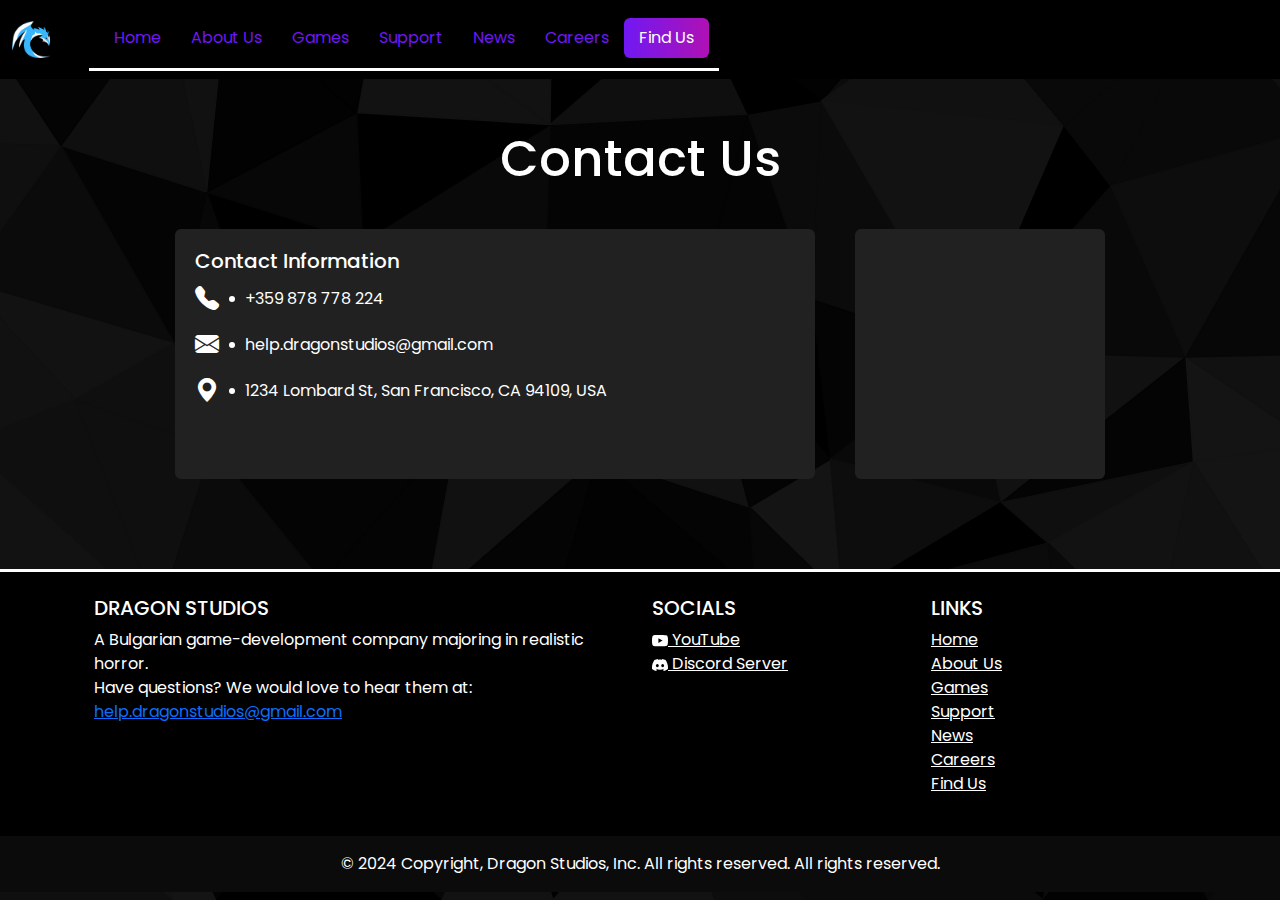
<file: find.html>
<!DOCTYPE html>
<html lang="en">
<head>
    <meta charset="UTF-8">
    <meta name="viewport" content="width=device-width, initial-scale=1.0">
    
    <link href="https://cdn.jsdelivr.net/npm/bootstrap@5.3.3/dist/css/bootstrap.min.css" rel="stylesheet" integrity="sha384-QWTKZyjpPEjISv5WaRU9OFeRpok6YctnYmDr5pNlyT2bRjXh0JMhjY6hW+ALEwIH" crossorigin="anonymous">
    <script src="https://cdn.jsdelivr.net/npm/bootstrap@5.3.3/dist/js/bootstrap.bundle.min.js" integrity="sha384-YvpcrYf0tY3lHB60NNkmXc5s9fDVZLESaAA55NDzOxhy9GkcIdslK1eN7N6jIeHz" crossorigin="anonymous"></script>
    <link rel="stylesheet" href="https://cdn.jsdelivr.net/npm/bootstrap-icons@1.11.1/font/bootstrap-icons.css">
    <link rel="stylesheet" href="styles.css"/>
    
    <script src="script.js"></script>
    <link rel="icon" type="image/x-icon" href="Binary_DragonNoBG.ico">
    <title>Contact | Dragon Studios</title>
    <style>
       .card {
      background-color: rgb(33, 33, 33);
      color: white;
      margin: 20px;
      border: none; /* Remove card border for a cleaner look */
    }

    .card-body {
      padding: 20px;
    }

    .contact-list {
      list-style: none; /* Remove default bullets */
      padding: 0;
    }

    .contact-list li {
      display: flex;
      align-items: center;
      margin-bottom: 10px; /* Space between items */
      flex-wrap: wrap; /* Allow wrapping on smaller screens */
    }

    .contact-list i {
      font-size: 1.5rem; /* Adjust icon size */
      margin-right: 10px; /* Space between icon and text */
    }

    .contact-list .bullet {
      display: inline-block;
      width: 6px;
      height: 6px;
      background-color: white;
      border-radius: 50%;
      margin-right: 10px;
    }

    .contact-list .text {
      font-size: 1rem; /* Adjust text size */
    }

    /* Responsive adjustments */
    @media (max-width: 768px) {
      .contact-list i {
        font-size: 1.25rem; /* Slightly smaller icons on smaller screens */
      }

      .contact-list .text {
        font-size: 0.875rem; /* Smaller text size on smaller screens */
      }

      .contact-list li {
        flex-direction: column; /* Stack items vertically on small screens */
        align-items: flex-start; /* Align items to the start on smaller screens */
      }

      .contact-list .bullet {
        display: none; /* Hide bullets on smaller screens for better spacing */
      }
    }
    .card{
      margin-bottom: 90px;
    }
    @media (max-width: 576px) {
      .card {
        width: 100%; /* Full width on extra small screens */
        margin: 10px 0; /* Reduce margin on extra small screens */
        margin-bottom: 20px;
      }
    }
    
  </style>

  </style>
</head>
<body>
  <nav class="navbar navbar-expand-lg sticky-top" style="background-color: black;">
    <div class="container-fluid">
      <a class="navbar-brand" href="index.html">
        <img src="Binary_DragonNoBG.png" alt="Bootstrap" width="61.395" height="37.59" class="d-inline-block align-text-center">
      </a>
      <button class="navbar-toggler" type="button" data-bs-toggle="collapse" data-bs-target="#navbarTogglerDemo01" aria-controls="navbarTogglerDemo01" aria-expanded="false" aria-label="Toggle navigation" style="background-color: rgba(0, 0, 0, 0); border: none;">
        <svg class="navbar-toggler-icon" xmlns="http://www.w3.org/2000/svg" x="0px" y="0px" width="25" height="25" viewBox="0 0 256 256" style="fill:#000000;">
          <g fill="#ffffff" fill-rule="nonzero" stroke="none" stroke-width="1" stroke-linecap="butt" stroke-linejoin="miter" stroke-miterlimit="10" stroke-dasharray="" stroke-dashoffset="0" font-family="none" font-weight="none" font-size="none" text-anchor="none" style="mix-blend-mode: normal">
            <g transform="scale(5.12,5.12)">
              <path d="M5,8c-0.72127,-0.0102 -1.39216,0.36875 -1.75578,0.99175c-0.36361,0.623 -0.36361,1.39351 0,2.01651c0.36361,0.623 1.0345,1.00195 1.75578,0.99175h40c0.72127,0.0102 1.39216,-0.36875 1.75578,-0.99175c0.36361,-0.623 0.36361,-1.39351 0,-2.01651c-0.36361,-0.623 -1.0345,-1.00195 -1.75578,-0.99175zM5,23c-0.72127,-0.0102 -1.39216,0.36875 -1.75578,0.99175c-0.36361,0.623 -0.36361,1.39351 0,2.01651c0.36361,0.623 1.0345,1.00195 1.75578,0.99175h40c0.72127,0.0102 1.39216,-0.36875 1.75578,-0.99175c0.36361,-0.623 0.36361,-1.39351 0,-2.01651c-0.36361,-0.623 -1.0345,-1.00195 -1.75578,-0.99175zM5,38c-0.72127,-0.0102 -1.39216,0.36875 -1.75578,0.99175c-0.36361,0.623 -0.36361,1.39351 0,2.01651c0.36361,0.623 1.0345,1.00195 1.75578,0.99175h40c0.72127,0.0102 1.39216,-0.36875 1.75578,-0.99175c0.36361,-0.623 0.36361,-1.39351 0,-2.01651c-0.36361,-0.623 -1.0345,-1.00195 -1.75578,-0.99175z"></path>
            </g>
          </g>
        </svg>
      </button>
      <div class="collapse navbar-collapse" id="navbarTogglerDemo01">
        <ul class="nav nav-pills sticky-top navbar-nav me-auto mb-2 mb-lg-0" style="background-color: black;">
          <li class="nav-item">
            <a class="nav-link" style="padding-left: 15px; padding-right: 15px;" href="index.html">Home</a>
          </li>
          <li class="nav-item">
            <a class="nav-link" style="padding-left: 15px; padding-right: 15px;" href="about.html" aria-current="page" style="color: white;">About Us</a>
          </li>
          <li class="nav-item">
            <a class="nav-link" style="padding-left: 15px; padding-right: 15px;" href="games.html">Games</a>
          </li>
          <li class="nav-item">
            <a class="nav-link" style="padding-left: 15px; padding-right: 15px;" href="support.html">Support</a>
          </li>
          <li class="nav-item">
            <a class="nav-link" style="padding-left: 15px; padding-right: 15px;" href="news.html">News</a>
          </li>
          <li class="nav-item">
            <a class="nav-link" style="padding-left: 15px; padding-right: 15px;" href="career.html">Careers</a>
          </li>
          <li class="nav-item">
            <a class="nav-link active" style="padding-left: 15px; padding-right: 15px; color: white;" href="find.html">Find Us</a>
          </li>
        </ul>
      </div>
    </div>
  </nav>
  
  <div class="container mt-4">
    <h2 class="text-center text-white">Contact Us</h2>
    <div class="d-flex flex-wrap justify-content-center">
      <div class="card" style="width: 40rem;" id="cardTime">
        <div class="card-body">
          <h5 class="card-title">Contact Information</h5>
          <ul class="contact-list">
            <li>
              <i class="bi bi-telephone-fill"></i>
              <span class="bullet"></span>
              <span class="text">+359 878 778 224</span>
            </li>
            <li>
              <i class="bi bi-envelope-fill"></i>
              <span class="bullet"></span>
              <span class="text">help.dragonstudios@gmail.com</span>
            </li>
            <li>
              <i class="bi bi-geo-alt-fill"></i>
              <span class="bullet"></span>
              <span class="text">1234 Lombard St, San Francisco, CA 94109, USA</span>
            </li>
          </ul>
        </div>
      </div>
      <div class="card" style="width: 15.625rem;" id="cardTime" style="align-items: center; justify-content: center;">
        <iframe src="https://www.google.com/maps/embed?pb=!3m2!1sen!2sbg!4v1724482747892!5m2!1sen!2sbg!6m8!1m7!1sv-iYsKhm8P7U21-XveLl3A!2m2!1d37.80162432437681!2d-122.4222024218525!3f200.59781289297!4f8.030286652600665!5f0.7820865974627469" width="250" height="250" style="border-radius: 10px;" allowfullscreen="" loading="lazy" referrerpolicy="no-referrer-when-downgrade"></iframe>
      </div>
    </div>
  </div>
  <footer class="text-white text-center text-lg-start" style="font-family: 'Poppins', sans-serif; border-top: solid white 3px; background-color: black;">
    <div class="container p-4"  style="background-color: black;">
      <div class="row">
        <div class="col-lg-6 col-md-12 mb-4 mb-md-0">
          <h5 class="text-uppercase" style="font-family: 'Poppins', sans-serif;">Dragon Studios</h5>
          <p>
            A Bulgarian game-development company majoring in realistic horror.<br>
            Have questions? We would love to hear them at: <br>
            <a href="mailto:help.dragonstudios@gmail.com">help.dragonstudios@gmail.com</a>
          </p>
        </div>
        <div class="col-lg-3 col-md-6 mb-4 mb-md-0">
          <h5 class="text-uppercase">Socials</h5>
          <ul class="list-unstyled mb-0">
            <li><a href="https://www.youtube.com/@gamesatdragonstudios" class="text-white"><svg xmlns="http://www.w3.org/2000/svg" width="16" height="16" fill="currentColor" class="bi bi-youtube" viewBox="0 0 16 16">
              <path d="M8.051 1.999h.089c.822.003 4.987.033 6.11.335a2.01 2.01 0 0 1 1.415 1.42c.101.38.172.883.22 1.402l.01.104.022.26.008.104c.065.914.073 1.77.074 1.957v.075c-.001.194-.01 1.108-.082 2.06l-.008.105-.009.104c-.05.572-.124 1.14-.235 1.558a2.01 2.01 0 0 1-1.415 1.42c-1.16.312-5.569.334-6.18.335h-.142c-.309 0-1.587-.006-2.927-.052l-.17-.006-.087-.004-.171-.007-.171-.007c-1.11-.049-2.167-.128-2.654-.26a2.01 2.01 0 0 1-1.415-1.419c-.111-.417-.185-.986-.235-1.558L.09 9.82l-.008-.104A31 31 0 0 1 0 7.68v-.123c.002-.215.01-.958.064-1.778l.007-.103.003-.052.008-.104.022-.26.01-.104c.048-.519.119-1.023.22-1.402a2.01 2.01 0 0 1 1.415-1.42c.487-.13 1.544-.21 2.654-.26l.17-.007.172-.006.086-.003.171-.007A100 100 0 0 1 7.858 2zM6.4 5.209v4.818l4.157-2.408z"/>
            </svg> YouTube</a></li>
            <li><a href="https://discord.gg/eqyFy8wfwd" class="text-white"><svg xmlns="http://www.w3.org/2000/svg" width="16" height="16" fill="currentColor" class="bi bi-discord" viewBox="0 0 16 16">
              <path d="M13.545 2.907a13.2 13.2 0 0 0-3.257-1.011.05.05 0 0 0-.052.025c-.141.25-.297.577-.406.833a12.2 12.2 0 0 0-3.658 0 8 8 0 0 0-.412-.833.05.05 0 0 0-.052-.025c-1.125.194-2.22.534-3.257 1.011a.04.04 0 0 0-.021.018C.356 6.024-.213 9.047.066 12.032q.003.022.021.037a13.3 13.3 0 0 0 3.995 2.02.05.05 0 0 0 .056-.019q.463-.63.818-1.329a.05.05 0 0 0-.01-.059l-.018-.011a9 9 0 0 1-1.248-.595.05.05 0 0 1-.02-.066l.015-.019q.127-.095.248-.195a.05.05 0 0 1 .051-.007c2.619 1.196 5.454 1.196 8.041 0a.05.05 0 0 1 .053.007q.121.1.248.195a.05.05 0 0 1-.004.085 8 8 0 0 1-1.249.594.05.05 0 0 0-.03.03.05.05 0 0 0 .003.041c.24.465.515.909.817 1.329a.05.05 0 0 0 .056.019 13.2 13.2 0 0 0 4.001-2.02.05.05 0 0 0 .021-.037c.334-3.451-.559-6.449-2.366-9.106a.03.03 0 0 0-.02-.019m-8.198 7.307c-.789 0-1.438-.724-1.438-1.612s.637-1.613 1.438-1.613c.807 0 1.45.73 1.438 1.613 0 .888-.637 1.612-1.438 1.612m5.316 0c-.788 0-1.438-.724-1.438-1.612s.637-1.613 1.438-1.613c.807 0 1.451.73 1.438 1.613 0 .888-.631 1.612-1.438 1.612"/>
            </svg> Discord Server</a></li>
          </ul>
        </div>
        <div class="col-lg-3 col-md-6 mb-4 mb-md-0">
          <h5 class="text-uppercase">Links</h5>
          <ul class="list-unstyled">
            <li><a href="index.html" class="text-white">Home</a></li>
            <li><a href="about.html" class="text-white">About Us</a></li>
            <li><a href="games.html" class="text-white">Games</a></li>
            <li><a href="support.html" class="text-white">Support</a></li>
            <li><a href="news.html" class="text-white">News</a></li>
            <li><a href="career.html" class="text-white">Careers</a></li>
            <li><a href="find.html" class="text-white">Find Us</a></li>
          </ul>
        </div>
      </div>
    </div>
    <div class="text-center p-3" style="background-color: rgb(11, 11, 11);">
      © 2024 Copyright,
      Dragon Studios, Inc</a>. All rights reserved. All rights reserved.
    </div>
  </footer>
    
</body>
</html>
</file>
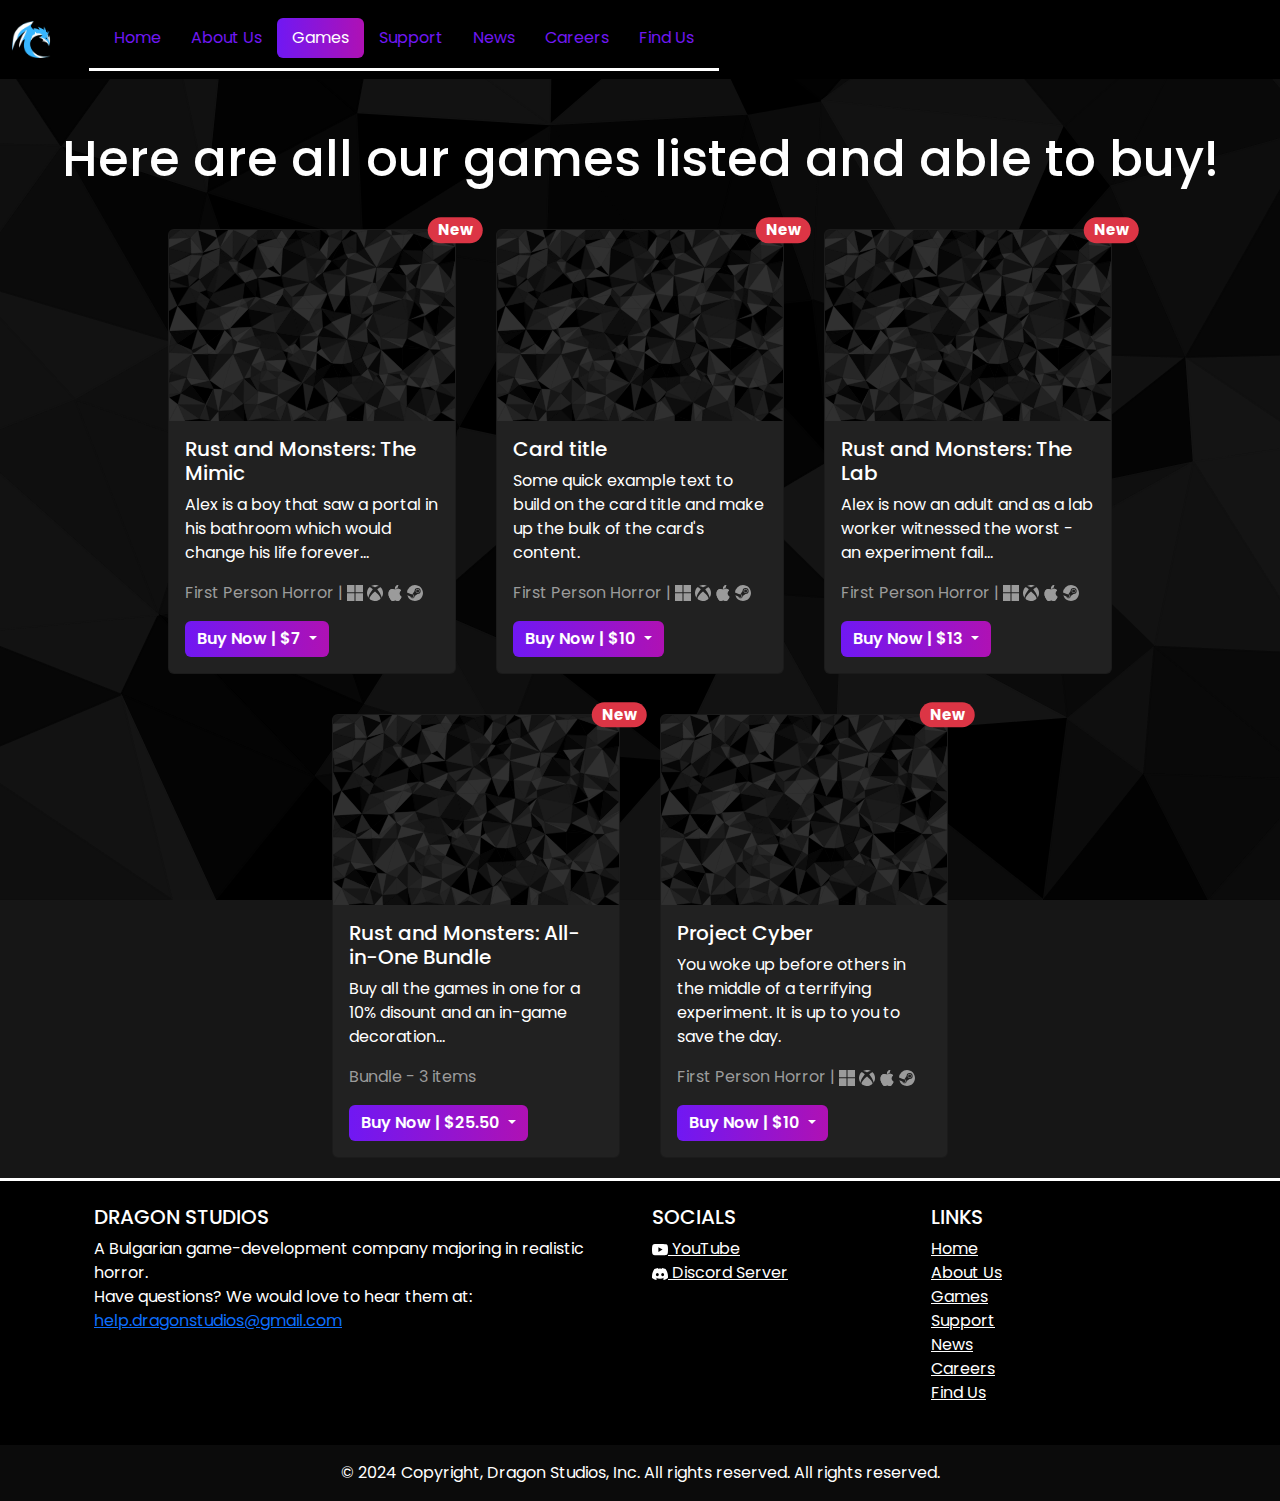
<file: games.html>
<!DOCTYPE html>
<html lang="en">
<head>
    <meta charset="UTF-8">
    <meta name="viewport" content="width=device-width, initial-scale=1.0">
    
    <link href="https://cdn.jsdelivr.net/npm/bootstrap@5.3.3/dist/css/bootstrap.min.css" rel="stylesheet" integrity="sha384-QWTKZyjpPEjISv5WaRU9OFeRpok6YctnYmDr5pNlyT2bRjXh0JMhjY6hW+ALEwIH" crossorigin="anonymous">
    <script src="https://cdn.jsdelivr.net/npm/bootstrap@5.3.3/dist/js/bootstrap.bundle.min.js" integrity="sha384-YvpcrYf0tY3lHB60NNkmXc5s9fDVZLESaAA55NDzOxhy9GkcIdslK1eN7N6jIeHz" crossorigin="anonymous"></script>
    <link rel="stylesheet" href="https://cdn.jsdelivr.net/npm/bootstrap-icons@1.2.2/font/bootstrap-icons.css"/>
    <link rel="stylesheet" href="styles.css"/>
    
    <script src="script.js"></script>
    <link rel="icon" type="image/x-icon" href="Binary_DragonNoBG.ico">
    <title>Games | Dragon Studios</title>
</head>
<body>
  <nav class="navbar navbar-expand-lg sticky-top" style="background-color: black;">
    <div class="container-fluid">
      <a class="navbar-brand" href="index.html">
        <img src="Binary_DragonNoBG.png" alt="Bootstrap" width="61.395" height="37.59" class="d-inline-block align-text-center">
      </a>
      <button class="navbar-toggler" type="button" data-bs-toggle="collapse" data-bs-target="#navbarTogglerDemo01" aria-controls="navbarTogglerDemo01" aria-expanded="false" aria-label="Toggle navigation" style="background-color: rgba(0, 0, 0, 0); border: none;">
        <svg class="navbar-toggler-icon" xmlns="http://www.w3.org/2000/svg" x="0px" y="0px" width="25" height="25" viewBox="0 0 256 256" style="fill:#000000;">
          <g fill="#ffffff" fill-rule="nonzero" stroke="none" stroke-width="1" stroke-linecap="butt" stroke-linejoin="miter" stroke-miterlimit="10" stroke-dasharray="" stroke-dashoffset="0" font-family="none" font-weight="none" font-size="none" text-anchor="none" style="mix-blend-mode: normal">
            <g transform="scale(5.12,5.12)">
              <path d="M5,8c-0.72127,-0.0102 -1.39216,0.36875 -1.75578,0.99175c-0.36361,0.623 -0.36361,1.39351 0,2.01651c0.36361,0.623 1.0345,1.00195 1.75578,0.99175h40c0.72127,0.0102 1.39216,-0.36875 1.75578,-0.99175c0.36361,-0.623 0.36361,-1.39351 0,-2.01651c-0.36361,-0.623 -1.0345,-1.00195 -1.75578,-0.99175zM5,23c-0.72127,-0.0102 -1.39216,0.36875 -1.75578,0.99175c-0.36361,0.623 -0.36361,1.39351 0,2.01651c0.36361,0.623 1.0345,1.00195 1.75578,0.99175h40c0.72127,0.0102 1.39216,-0.36875 1.75578,-0.99175c0.36361,-0.623 0.36361,-1.39351 0,-2.01651c-0.36361,-0.623 -1.0345,-1.00195 -1.75578,-0.99175zM5,38c-0.72127,-0.0102 -1.39216,0.36875 -1.75578,0.99175c-0.36361,0.623 -0.36361,1.39351 0,2.01651c0.36361,0.623 1.0345,1.00195 1.75578,0.99175h40c0.72127,0.0102 1.39216,-0.36875 1.75578,-0.99175c0.36361,-0.623 0.36361,-1.39351 0,-2.01651c-0.36361,-0.623 -1.0345,-1.00195 -1.75578,-0.99175z"></path>
            </g>
          </g>
        </svg>
      </button>
      <div class="collapse navbar-collapse" id="navbarTogglerDemo01">
        <ul class="nav nav-pills sticky-top navbar-nav me-auto mb-2 mb-lg-0" style="background-color: black;">
          <li class="nav-item">
            <a class="nav-link" style="padding-left: 15px; padding-right: 15px;" href="index.html">Home</a>
          </li>
          <li class="nav-item">
            <a class="nav-link" style="padding-left: 15px; padding-right: 15px;" href="about.html" aria-current="page" style="color: white;">About Us</a>
          </li>
          <li class="nav-item">
            <a class="nav-link active" style="padding-left: 15px; padding-right: 15px; color: white;" href="games.html">Games</a>
          </li>
          <li class="nav-item">
            <a class="nav-link" style="padding-left: 15px; padding-right: 15px;" href="support.html">Support</a>
          </li>
          <li class="nav-item">
            <a class="nav-link" style="padding-left: 15px; padding-right: 15px;" href="news.html">News</a>
          </li>
          <li class="nav-item">
            <a class="nav-link" style="padding-left: 15px; padding-right: 15px;" href="career.html">Careers</a>
          </li>
          <li class="nav-item">
            <a class="nav-link" style="padding-left: 15px; padding-right: 15px;" href="find.html">Find Us</a>
          </li>
        </ul>
      </div>
    </div>
  </nav>
  
  <h2>Here are all our games listed and able to buy!</h2>
  <div class="d-flex flex-wrap justify-content-center">
    <div class="card" style="width: 18rem; background-color: rgb(33, 33, 33); margin: 20px;" id="cardTime">
      <img src="low-poly-grid-haikei.svg" class="card-img-top">
      <div class="card-body">
        <h5 class="card-title" style="color: white;">Rust and Monsters: The Mimic <span class="position-absolute top-0 start-100 translate-middle badge rounded-pill bg-danger">
          New
        </span></h5>
        <p class="card-text" style="color: white;">Alex is a boy that saw a portal in his bathroom which would change his life forever...</p>
        <p class="genreP" style="color: rgb(155, 155, 155);">First Person Horror | <svg xmlns="http://www.w3.org/2000/svg" width="16" height="16" fill="currentColor" class="bi bi-microsoft" viewBox="0 0 16 16">
          <path d="M7.462 0H0v7.19h7.462zM16 0H8.538v7.19H16zM7.462 8.211H0V16h7.462zm8.538 0H8.538V16H16z"/>
        </svg> <svg xmlns="http://www.w3.org/2000/svg" width="16" height="16" fill="currentColor" class="bi bi-xbox" viewBox="0 0 16 16">
          <path d="M7.202 15.967a8 8 0 0 1-3.552-1.26c-.898-.585-1.101-.826-1.101-1.306 0-.965 1.062-2.656 2.879-4.583C6.459 7.723 7.897 6.44 8.052 6.475c.302.068 2.718 2.423 3.622 3.531 1.43 1.753 2.088 3.189 1.754 3.829-.254.486-1.83 1.437-2.987 1.802-.954.301-2.207.429-3.239.33m-5.866-3.57C.589 11.253.212 10.127.03 8.497c-.06-.539-.038-.846.137-1.95.218-1.377 1.002-2.97 1.945-3.95.401-.417.437-.427.926-.263.595.2 1.23.638 2.213 1.528l.574.519-.313.385C4.056 6.553 2.52 9.086 1.94 10.653c-.315.852-.442 1.707-.306 2.063.091.24.007.15-.3-.319Zm13.101.195c.074-.36-.019-1.02-.238-1.687-.473-1.443-2.055-4.128-3.508-5.953l-.457-.575.494-.454c.646-.593 1.095-.948 1.58-1.25.381-.237.927-.448 1.161-.448.145 0 .654.528 1.065 1.104a8.4 8.4 0 0 1 1.343 3.102c.153.728.166 2.286.024 3.012a9.5 9.5 0 0 1-.6 1.893c-.179.393-.624 1.156-.82 1.404-.1.128-.1.127-.043-.148ZM7.335 1.952c-.67-.34-1.704-.705-2.276-.803a4 4 0 0 0-.759-.043c-.471.024-.45 0 .306-.358A7.8 7.8 0 0 1 6.47.128c.8-.169 2.306-.17 3.094-.005.85.18 1.853.552 2.418.9l.168.103-.385-.02c-.766-.038-1.88.27-3.078.853-.361.176-.676.316-.699.312a12 12 0 0 1-.654-.319Z"/>
        </svg> <svg xmlns="http://www.w3.org/2000/svg" width="16" height="16" fill="currentColor" class="bi bi-apple" viewBox="0 0 16 16">
          <path d="M11.182.008C11.148-.03 9.923.023 8.857 1.18c-1.066 1.156-.902 2.482-.878 2.516s1.52.087 2.475-1.258.762-2.391.728-2.43m3.314 11.733c-.048-.096-2.325-1.234-2.113-3.422s1.675-2.789 1.698-2.854-.597-.79-1.254-1.157a3.7 3.7 0 0 0-1.563-.434c-.108-.003-.483-.095-1.254.116-.508.139-1.653.589-1.968.607-.316.018-1.256-.522-2.267-.665-.647-.125-1.333.131-1.824.328-.49.196-1.422.754-2.074 2.237-.652 1.482-.311 3.83-.067 4.56s.625 1.924 1.273 2.796c.576.984 1.34 1.667 1.659 1.899s1.219.386 1.843.067c.502-.308 1.408-.485 1.766-.472.357.013 1.061.154 1.782.539.571.197 1.111.115 1.652-.105.541-.221 1.324-1.059 2.238-2.758q.52-1.185.473-1.282"/>
          <path d="M11.182.008C11.148-.03 9.923.023 8.857 1.18c-1.066 1.156-.902 2.482-.878 2.516s1.52.087 2.475-1.258.762-2.391.728-2.43m3.314 11.733c-.048-.096-2.325-1.234-2.113-3.422s1.675-2.789 1.698-2.854-.597-.79-1.254-1.157a3.7 3.7 0 0 0-1.563-.434c-.108-.003-.483-.095-1.254.116-.508.139-1.653.589-1.968.607-.316.018-1.256-.522-2.267-.665-.647-.125-1.333.131-1.824.328-.49.196-1.422.754-2.074 2.237-.652 1.482-.311 3.83-.067 4.56s.625 1.924 1.273 2.796c.576.984 1.34 1.667 1.659 1.899s1.219.386 1.843.067c.502-.308 1.408-.485 1.766-.472.357.013 1.061.154 1.782.539.571.197 1.111.115 1.652-.105.541-.221 1.324-1.059 2.238-2.758q.52-1.185.473-1.282"/>
        </svg> <svg xmlns="http://www.w3.org/2000/svg" width="16" height="16" fill="currentColor" class="bi bi-steam" viewBox="0 0 16 16">
          <path d="M.329 10.333A8.01 8.01 0 0 0 7.99 16C12.414 16 16 12.418 16 8s-3.586-8-8.009-8A8.006 8.006 0 0 0 0 7.468l.003.006 4.304 1.769A2.2 2.2 0 0 1 5.62 8.88l1.96-2.844-.001-.04a3.046 3.046 0 0 1 3.042-3.043 3.046 3.046 0 0 1 3.042 3.043 3.047 3.047 0 0 1-3.111 3.044l-2.804 2a2.223 2.223 0 0 1-3.075 2.11 2.22 2.22 0 0 1-1.312-1.568L.33 10.333Z"/>
          <path d="M4.868 12.683a1.715 1.715 0 0 0 1.318-3.165 1.7 1.7 0 0 0-1.263-.02l1.023.424a1.261 1.261 0 1 1-.97 2.33l-.99-.41a1.7 1.7 0 0 0 .882.84Zm3.726-6.687a2.03 2.03 0 0 0 2.027 2.029 2.03 2.03 0 0 0 2.027-2.029 2.03 2.03 0 0 0-2.027-2.027 2.03 2.03 0 0 0-2.027 2.027m2.03-1.527a1.524 1.524 0 1 1-.002 3.048 1.524 1.524 0 0 1 .002-3.048"/>
        </svg></p>
        <div class="btn-group dropdown">
          <button type="button" class="btn btn-primary dropdown-toggle" data-bs-toggle="dropdown" aria-expanded="false">
            Buy Now | $7
          </button>
          <ul class="dropdown-menu dropdown-menu-dark">
            <li id="liDr"><a class="dropdown-item" href="#"><svg xmlns="http://www.w3.org/2000/svg" width="16" height="16" fill="currentColor" class="bi bi-steam" viewBox="0 0 16 16">
              <path d="M.329 10.333A8.01 8.01 0 0 0 7.99 16C12.414 16 16 12.418 16 8s-3.586-8-8.009-8A8.006 8.006 0 0 0 0 7.468l.003.006 4.304 1.769A2.2 2.2 0 0 1 5.62 8.88l1.96-2.844-.001-.04a3.046 3.046 0 0 1 3.042-3.043 3.046 3.046 0 0 1 3.042 3.043 3.047 3.047 0 0 1-3.111 3.044l-2.804 2a2.223 2.223 0 0 1-3.075 2.11 2.22 2.22 0 0 1-1.312-1.568L.33 10.333Z"/>
              <path d="M4.868 12.683a1.715 1.715 0 0 0 1.318-3.165 1.7 1.7 0 0 0-1.263-.02l1.023.424a1.261 1.261 0 1 1-.97 2.33l-.99-.41a1.7 1.7 0 0 0 .882.84Zm3.726-6.687a2.03 2.03 0 0 0 2.027 2.029 2.03 2.03 0 0 0 2.027-2.029 2.03 2.03 0 0 0-2.027-2.027 2.03 2.03 0 0 0-2.027 2.027m2.03-1.527a1.524 1.524 0 1 1-.002 3.048 1.524 1.524 0 0 1 .002-3.048"/>
            </svg> Steam (MacOS included)</a></li>
            <li id="liDr"><a class="dropdown-item" href="#"><svg xmlns="http://www.w3.org/2000/svg" width="16" height="16" fill="currentColor" class="bi bi-microsoft" viewBox="0 0 16 16">
              <path d="M7.462 0H0v7.19h7.462zM16 0H8.538v7.19H16zM7.462 8.211H0V16h7.462zm8.538 0H8.538V16H16z"/>
            </svg> Microsoft Store</a></li>
            <li id="liDr"><a class="dropdown-item" href="#"><svg xmlns="http://www.w3.org/2000/svg" width="16" height="16" fill="currentColor" class="bi bi-xbox" viewBox="0 0 16 16">
              <path d="M7.202 15.967a8 8 0 0 1-3.552-1.26c-.898-.585-1.101-.826-1.101-1.306 0-.965 1.062-2.656 2.879-4.583C6.459 7.723 7.897 6.44 8.052 6.475c.302.068 2.718 2.423 3.622 3.531 1.43 1.753 2.088 3.189 1.754 3.829-.254.486-1.83 1.437-2.987 1.802-.954.301-2.207.429-3.239.33m-5.866-3.57C.589 11.253.212 10.127.03 8.497c-.06-.539-.038-.846.137-1.95.218-1.377 1.002-2.97 1.945-3.95.401-.417.437-.427.926-.263.595.2 1.23.638 2.213 1.528l.574.519-.313.385C4.056 6.553 2.52 9.086 1.94 10.653c-.315.852-.442 1.707-.306 2.063.091.24.007.15-.3-.319Zm13.101.195c.074-.36-.019-1.02-.238-1.687-.473-1.443-2.055-4.128-3.508-5.953l-.457-.575.494-.454c.646-.593 1.095-.948 1.58-1.25.381-.237.927-.448 1.161-.448.145 0 .654.528 1.065 1.104a8.4 8.4 0 0 1 1.343 3.102c.153.728.166 2.286.024 3.012a9.5 9.5 0 0 1-.6 1.893c-.179.393-.624 1.156-.82 1.404-.1.128-.1.127-.043-.148ZM7.335 1.952c-.67-.34-1.704-.705-2.276-.803a4 4 0 0 0-.759-.043c-.471.024-.45 0 .306-.358A7.8 7.8 0 0 1 6.47.128c.8-.169 2.306-.17 3.094-.005.85.18 1.853.552 2.418.9l.168.103-.385-.02c-.766-.038-1.88.27-3.078.853-.361.176-.676.316-.699.312a12 12 0 0 1-.654-.319Z"/>
            </svg> Xbox Store</a></li>
          </ul>
        </div>
      </div>
    </div>
    <div class="card" style="width: 18rem; background-color: rgb(33, 33, 33); margin: 20px;" id="cardTime">
      <img src="low-poly-grid-haikei.svg" class="card-img-top">
      <div class="card-body">
        <h5 class="card-title" style="color: white;">Card title <span class="position-absolute top-0 start-100 translate-middle badge rounded-pill bg-danger">
          New
        </span></h5>
        <p class="card-text" style="color: white;">Some quick example text to build on the card title and make up the bulk of the card's content.</p>
        <p class="genreP" style="color: rgb(155, 155, 155);">First Person Horror | <svg xmlns="http://www.w3.org/2000/svg" width="16" height="16" fill="currentColor" class="bi bi-microsoft" viewBox="0 0 16 16">
          <path d="M7.462 0H0v7.19h7.462zM16 0H8.538v7.19H16zM7.462 8.211H0V16h7.462zm8.538 0H8.538V16H16z"/>
        </svg> <svg xmlns="http://www.w3.org/2000/svg" width="16" height="16" fill="currentColor" class="bi bi-xbox" viewBox="0 0 16 16">
          <path d="M7.202 15.967a8 8 0 0 1-3.552-1.26c-.898-.585-1.101-.826-1.101-1.306 0-.965 1.062-2.656 2.879-4.583C6.459 7.723 7.897 6.44 8.052 6.475c.302.068 2.718 2.423 3.622 3.531 1.43 1.753 2.088 3.189 1.754 3.829-.254.486-1.83 1.437-2.987 1.802-.954.301-2.207.429-3.239.33m-5.866-3.57C.589 11.253.212 10.127.03 8.497c-.06-.539-.038-.846.137-1.95.218-1.377 1.002-2.97 1.945-3.95.401-.417.437-.427.926-.263.595.2 1.23.638 2.213 1.528l.574.519-.313.385C4.056 6.553 2.52 9.086 1.94 10.653c-.315.852-.442 1.707-.306 2.063.091.24.007.15-.3-.319Zm13.101.195c.074-.36-.019-1.02-.238-1.687-.473-1.443-2.055-4.128-3.508-5.953l-.457-.575.494-.454c.646-.593 1.095-.948 1.58-1.25.381-.237.927-.448 1.161-.448.145 0 .654.528 1.065 1.104a8.4 8.4 0 0 1 1.343 3.102c.153.728.166 2.286.024 3.012a9.5 9.5 0 0 1-.6 1.893c-.179.393-.624 1.156-.82 1.404-.1.128-.1.127-.043-.148ZM7.335 1.952c-.67-.34-1.704-.705-2.276-.803a4 4 0 0 0-.759-.043c-.471.024-.45 0 .306-.358A7.8 7.8 0 0 1 6.47.128c.8-.169 2.306-.17 3.094-.005.85.18 1.853.552 2.418.9l.168.103-.385-.02c-.766-.038-1.88.27-3.078.853-.361.176-.676.316-.699.312a12 12 0 0 1-.654-.319Z"/>
        </svg> <svg xmlns="http://www.w3.org/2000/svg" width="16" height="16" fill="currentColor" class="bi bi-apple" viewBox="0 0 16 16">
          <path d="M11.182.008C11.148-.03 9.923.023 8.857 1.18c-1.066 1.156-.902 2.482-.878 2.516s1.52.087 2.475-1.258.762-2.391.728-2.43m3.314 11.733c-.048-.096-2.325-1.234-2.113-3.422s1.675-2.789 1.698-2.854-.597-.79-1.254-1.157a3.7 3.7 0 0 0-1.563-.434c-.108-.003-.483-.095-1.254.116-.508.139-1.653.589-1.968.607-.316.018-1.256-.522-2.267-.665-.647-.125-1.333.131-1.824.328-.49.196-1.422.754-2.074 2.237-.652 1.482-.311 3.83-.067 4.56s.625 1.924 1.273 2.796c.576.984 1.34 1.667 1.659 1.899s1.219.386 1.843.067c.502-.308 1.408-.485 1.766-.472.357.013 1.061.154 1.782.539.571.197 1.111.115 1.652-.105.541-.221 1.324-1.059 2.238-2.758q.52-1.185.473-1.282"/>
          <path d="M11.182.008C11.148-.03 9.923.023 8.857 1.18c-1.066 1.156-.902 2.482-.878 2.516s1.52.087 2.475-1.258.762-2.391.728-2.43m3.314 11.733c-.048-.096-2.325-1.234-2.113-3.422s1.675-2.789 1.698-2.854-.597-.79-1.254-1.157a3.7 3.7 0 0 0-1.563-.434c-.108-.003-.483-.095-1.254.116-.508.139-1.653.589-1.968.607-.316.018-1.256-.522-2.267-.665-.647-.125-1.333.131-1.824.328-.49.196-1.422.754-2.074 2.237-.652 1.482-.311 3.83-.067 4.56s.625 1.924 1.273 2.796c.576.984 1.34 1.667 1.659 1.899s1.219.386 1.843.067c.502-.308 1.408-.485 1.766-.472.357.013 1.061.154 1.782.539.571.197 1.111.115 1.652-.105.541-.221 1.324-1.059 2.238-2.758q.52-1.185.473-1.282"/>
        </svg> <svg xmlns="http://www.w3.org/2000/svg" width="16" height="16" fill="currentColor" class="bi bi-steam" viewBox="0 0 16 16">
          <path d="M.329 10.333A8.01 8.01 0 0 0 7.99 16C12.414 16 16 12.418 16 8s-3.586-8-8.009-8A8.006 8.006 0 0 0 0 7.468l.003.006 4.304 1.769A2.2 2.2 0 0 1 5.62 8.88l1.96-2.844-.001-.04a3.046 3.046 0 0 1 3.042-3.043 3.046 3.046 0 0 1 3.042 3.043 3.047 3.047 0 0 1-3.111 3.044l-2.804 2a2.223 2.223 0 0 1-3.075 2.11 2.22 2.22 0 0 1-1.312-1.568L.33 10.333Z"/>
          <path d="M4.868 12.683a1.715 1.715 0 0 0 1.318-3.165 1.7 1.7 0 0 0-1.263-.02l1.023.424a1.261 1.261 0 1 1-.97 2.33l-.99-.41a1.7 1.7 0 0 0 .882.84Zm3.726-6.687a2.03 2.03 0 0 0 2.027 2.029 2.03 2.03 0 0 0 2.027-2.029 2.03 2.03 0 0 0-2.027-2.027 2.03 2.03 0 0 0-2.027 2.027m2.03-1.527a1.524 1.524 0 1 1-.002 3.048 1.524 1.524 0 0 1 .002-3.048"/>
        </svg></p>
        <div class="btn-group dropdown">
          <button type="button" class="btn btn-primary dropdown-toggle" data-bs-toggle="dropdown" aria-expanded="false">
            Buy Now | $10
          </button>
          <ul class="dropdown-menu dropdown-menu-dark">
            <li><a class="dropdown-item" href="#"><svg xmlns="http://www.w3.org/2000/svg" width="16" height="16" fill="currentColor" class="bi bi-steam" viewBox="0 0 16 16">
              <path d="M.329 10.333A8.01 8.01 0 0 0 7.99 16C12.414 16 16 12.418 16 8s-3.586-8-8.009-8A8.006 8.006 0 0 0 0 7.468l.003.006 4.304 1.769A2.2 2.2 0 0 1 5.62 8.88l1.96-2.844-.001-.04a3.046 3.046 0 0 1 3.042-3.043 3.046 3.046 0 0 1 3.042 3.043 3.047 3.047 0 0 1-3.111 3.044l-2.804 2a2.223 2.223 0 0 1-3.075 2.11 2.22 2.22 0 0 1-1.312-1.568L.33 10.333Z"/>
              <path d="M4.868 12.683a1.715 1.715 0 0 0 1.318-3.165 1.7 1.7 0 0 0-1.263-.02l1.023.424a1.261 1.261 0 1 1-.97 2.33l-.99-.41a1.7 1.7 0 0 0 .882.84Zm3.726-6.687a2.03 2.03 0 0 0 2.027 2.029 2.03 2.03 0 0 0 2.027-2.029 2.03 2.03 0 0 0-2.027-2.027 2.03 2.03 0 0 0-2.027 2.027m2.03-1.527a1.524 1.524 0 1 1-.002 3.048 1.524 1.524 0 0 1 .002-3.048"/>
            </svg> Steam (MacOS included)</a></li>
            <li><a class="dropdown-item" href="#"><svg xmlns="http://www.w3.org/2000/svg" width="16" height="16" fill="currentColor" class="bi bi-microsoft" viewBox="0 0 16 16">
              <path d="M7.462 0H0v7.19h7.462zM16 0H8.538v7.19H16zM7.462 8.211H0V16h7.462zm8.538 0H8.538V16H16z"/>
            </svg> Microsoft Store</a></li>
            <li><a class="dropdown-item" href="#"><svg xmlns="http://www.w3.org/2000/svg" width="16" height="16" fill="currentColor" class="bi bi-xbox" viewBox="0 0 16 16">
              <path d="M7.202 15.967a8 8 0 0 1-3.552-1.26c-.898-.585-1.101-.826-1.101-1.306 0-.965 1.062-2.656 2.879-4.583C6.459 7.723 7.897 6.44 8.052 6.475c.302.068 2.718 2.423 3.622 3.531 1.43 1.753 2.088 3.189 1.754 3.829-.254.486-1.83 1.437-2.987 1.802-.954.301-2.207.429-3.239.33m-5.866-3.57C.589 11.253.212 10.127.03 8.497c-.06-.539-.038-.846.137-1.95.218-1.377 1.002-2.97 1.945-3.95.401-.417.437-.427.926-.263.595.2 1.23.638 2.213 1.528l.574.519-.313.385C4.056 6.553 2.52 9.086 1.94 10.653c-.315.852-.442 1.707-.306 2.063.091.24.007.15-.3-.319Zm13.101.195c.074-.36-.019-1.02-.238-1.687-.473-1.443-2.055-4.128-3.508-5.953l-.457-.575.494-.454c.646-.593 1.095-.948 1.58-1.25.381-.237.927-.448 1.161-.448.145 0 .654.528 1.065 1.104a8.4 8.4 0 0 1 1.343 3.102c.153.728.166 2.286.024 3.012a9.5 9.5 0 0 1-.6 1.893c-.179.393-.624 1.156-.82 1.404-.1.128-.1.127-.043-.148ZM7.335 1.952c-.67-.34-1.704-.705-2.276-.803a4 4 0 0 0-.759-.043c-.471.024-.45 0 .306-.358A7.8 7.8 0 0 1 6.47.128c.8-.169 2.306-.17 3.094-.005.85.18 1.853.552 2.418.9l.168.103-.385-.02c-.766-.038-1.88.27-3.078.853-.361.176-.676.316-.699.312a12 12 0 0 1-.654-.319Z"/>
            </svg> Xbox Store</a></li>
          </ul>
        </div>
      </div>
    </div>
    <div class="card" style="width: 18rem; background-color: rgb(33, 33, 33); margin: 20px;" id="cardTime">
      <img src="low-poly-grid-haikei.svg" class="card-img-top">
      <div class="card-body">
        <h5 class="card-title" style="color: white;">Rust and Monsters: The Lab <span class="position-absolute top-0 start-100 translate-middle badge rounded-pill bg-danger">
          New
        </span></h5>
        <p class="card-text" style="color: white;">Alex is now an adult and as a lab worker witnessed the worst - an experiment fail...</p>
        <p class="genreP" style="color: rgb(155, 155, 155);">First Person Horror | <svg xmlns="http://www.w3.org/2000/svg" width="16" height="16" fill="currentColor" class="bi bi-microsoft" viewBox="0 0 16 16">
          <path d="M7.462 0H0v7.19h7.462zM16 0H8.538v7.19H16zM7.462 8.211H0V16h7.462zm8.538 0H8.538V16H16z"/>
        </svg> <svg xmlns="http://www.w3.org/2000/svg" width="16" height="16" fill="currentColor" class="bi bi-xbox" viewBox="0 0 16 16">
          <path d="M7.202 15.967a8 8 0 0 1-3.552-1.26c-.898-.585-1.101-.826-1.101-1.306 0-.965 1.062-2.656 2.879-4.583C6.459 7.723 7.897 6.44 8.052 6.475c.302.068 2.718 2.423 3.622 3.531 1.43 1.753 2.088 3.189 1.754 3.829-.254.486-1.83 1.437-2.987 1.802-.954.301-2.207.429-3.239.33m-5.866-3.57C.589 11.253.212 10.127.03 8.497c-.06-.539-.038-.846.137-1.95.218-1.377 1.002-2.97 1.945-3.95.401-.417.437-.427.926-.263.595.2 1.23.638 2.213 1.528l.574.519-.313.385C4.056 6.553 2.52 9.086 1.94 10.653c-.315.852-.442 1.707-.306 2.063.091.24.007.15-.3-.319Zm13.101.195c.074-.36-.019-1.02-.238-1.687-.473-1.443-2.055-4.128-3.508-5.953l-.457-.575.494-.454c.646-.593 1.095-.948 1.58-1.25.381-.237.927-.448 1.161-.448.145 0 .654.528 1.065 1.104a8.4 8.4 0 0 1 1.343 3.102c.153.728.166 2.286.024 3.012a9.5 9.5 0 0 1-.6 1.893c-.179.393-.624 1.156-.82 1.404-.1.128-.1.127-.043-.148ZM7.335 1.952c-.67-.34-1.704-.705-2.276-.803a4 4 0 0 0-.759-.043c-.471.024-.45 0 .306-.358A7.8 7.8 0 0 1 6.47.128c.8-.169 2.306-.17 3.094-.005.85.18 1.853.552 2.418.9l.168.103-.385-.02c-.766-.038-1.88.27-3.078.853-.361.176-.676.316-.699.312a12 12 0 0 1-.654-.319Z"/>
        </svg> <svg xmlns="http://www.w3.org/2000/svg" width="16" height="16" fill="currentColor" class="bi bi-apple" viewBox="0 0 16 16">
          <path d="M11.182.008C11.148-.03 9.923.023 8.857 1.18c-1.066 1.156-.902 2.482-.878 2.516s1.52.087 2.475-1.258.762-2.391.728-2.43m3.314 11.733c-.048-.096-2.325-1.234-2.113-3.422s1.675-2.789 1.698-2.854-.597-.79-1.254-1.157a3.7 3.7 0 0 0-1.563-.434c-.108-.003-.483-.095-1.254.116-.508.139-1.653.589-1.968.607-.316.018-1.256-.522-2.267-.665-.647-.125-1.333.131-1.824.328-.49.196-1.422.754-2.074 2.237-.652 1.482-.311 3.83-.067 4.56s.625 1.924 1.273 2.796c.576.984 1.34 1.667 1.659 1.899s1.219.386 1.843.067c.502-.308 1.408-.485 1.766-.472.357.013 1.061.154 1.782.539.571.197 1.111.115 1.652-.105.541-.221 1.324-1.059 2.238-2.758q.52-1.185.473-1.282"/>
          <path d="M11.182.008C11.148-.03 9.923.023 8.857 1.18c-1.066 1.156-.902 2.482-.878 2.516s1.52.087 2.475-1.258.762-2.391.728-2.43m3.314 11.733c-.048-.096-2.325-1.234-2.113-3.422s1.675-2.789 1.698-2.854-.597-.79-1.254-1.157a3.7 3.7 0 0 0-1.563-.434c-.108-.003-.483-.095-1.254.116-.508.139-1.653.589-1.968.607-.316.018-1.256-.522-2.267-.665-.647-.125-1.333.131-1.824.328-.49.196-1.422.754-2.074 2.237-.652 1.482-.311 3.83-.067 4.56s.625 1.924 1.273 2.796c.576.984 1.34 1.667 1.659 1.899s1.219.386 1.843.067c.502-.308 1.408-.485 1.766-.472.357.013 1.061.154 1.782.539.571.197 1.111.115 1.652-.105.541-.221 1.324-1.059 2.238-2.758q.52-1.185.473-1.282"/>
        </svg> <svg xmlns="http://www.w3.org/2000/svg" width="16" height="16" fill="currentColor" class="bi bi-steam" viewBox="0 0 16 16">
          <path d="M.329 10.333A8.01 8.01 0 0 0 7.99 16C12.414 16 16 12.418 16 8s-3.586-8-8.009-8A8.006 8.006 0 0 0 0 7.468l.003.006 4.304 1.769A2.2 2.2 0 0 1 5.62 8.88l1.96-2.844-.001-.04a3.046 3.046 0 0 1 3.042-3.043 3.046 3.046 0 0 1 3.042 3.043 3.047 3.047 0 0 1-3.111 3.044l-2.804 2a2.223 2.223 0 0 1-3.075 2.11 2.22 2.22 0 0 1-1.312-1.568L.33 10.333Z"/>
          <path d="M4.868 12.683a1.715 1.715 0 0 0 1.318-3.165 1.7 1.7 0 0 0-1.263-.02l1.023.424a1.261 1.261 0 1 1-.97 2.33l-.99-.41a1.7 1.7 0 0 0 .882.84Zm3.726-6.687a2.03 2.03 0 0 0 2.027 2.029 2.03 2.03 0 0 0 2.027-2.029 2.03 2.03 0 0 0-2.027-2.027 2.03 2.03 0 0 0-2.027 2.027m2.03-1.527a1.524 1.524 0 1 1-.002 3.048 1.524 1.524 0 0 1 .002-3.048"/>
        </svg></p>
        <div class="btn-group dropdown">
          <button type="button" class="btn btn-primary dropdown-toggle" data-bs-toggle="dropdown" aria-expanded="false">
            Buy Now | $13
          </button>
          <ul class="dropdown-menu dropdown-menu-dark">
            <li><a class="dropdown-item" href="#"><svg xmlns="http://www.w3.org/2000/svg" width="16" height="16" fill="currentColor" class="bi bi-steam" viewBox="0 0 16 16">
              <path d="M.329 10.333A8.01 8.01 0 0 0 7.99 16C12.414 16 16 12.418 16 8s-3.586-8-8.009-8A8.006 8.006 0 0 0 0 7.468l.003.006 4.304 1.769A2.2 2.2 0 0 1 5.62 8.88l1.96-2.844-.001-.04a3.046 3.046 0 0 1 3.042-3.043 3.046 3.046 0 0 1 3.042 3.043 3.047 3.047 0 0 1-3.111 3.044l-2.804 2a2.223 2.223 0 0 1-3.075 2.11 2.22 2.22 0 0 1-1.312-1.568L.33 10.333Z"/>
              <path d="M4.868 12.683a1.715 1.715 0 0 0 1.318-3.165 1.7 1.7 0 0 0-1.263-.02l1.023.424a1.261 1.261 0 1 1-.97 2.33l-.99-.41a1.7 1.7 0 0 0 .882.84Zm3.726-6.687a2.03 2.03 0 0 0 2.027 2.029 2.03 2.03 0 0 0 2.027-2.029 2.03 2.03 0 0 0-2.027-2.027 2.03 2.03 0 0 0-2.027 2.027m2.03-1.527a1.524 1.524 0 1 1-.002 3.048 1.524 1.524 0 0 1 .002-3.048"/>
            </svg> Steam (MacOS included)</a></li>
            <li><a class="dropdown-item" href="#"><svg xmlns="http://www.w3.org/2000/svg" width="16" height="16" fill="currentColor" class="bi bi-microsoft" viewBox="0 0 16 16">
              <path d="M7.462 0H0v7.19h7.462zM16 0H8.538v7.19H16zM7.462 8.211H0V16h7.462zm8.538 0H8.538V16H16z"/>
            </svg> Microsoft Store</a></li>
            <li><a class="dropdown-item" href="#"><svg xmlns="http://www.w3.org/2000/svg" width="16" height="16" fill="currentColor" class="bi bi-xbox" viewBox="0 0 16 16">
              <path d="M7.202 15.967a8 8 0 0 1-3.552-1.26c-.898-.585-1.101-.826-1.101-1.306 0-.965 1.062-2.656 2.879-4.583C6.459 7.723 7.897 6.44 8.052 6.475c.302.068 2.718 2.423 3.622 3.531 1.43 1.753 2.088 3.189 1.754 3.829-.254.486-1.83 1.437-2.987 1.802-.954.301-2.207.429-3.239.33m-5.866-3.57C.589 11.253.212 10.127.03 8.497c-.06-.539-.038-.846.137-1.95.218-1.377 1.002-2.97 1.945-3.95.401-.417.437-.427.926-.263.595.2 1.23.638 2.213 1.528l.574.519-.313.385C4.056 6.553 2.52 9.086 1.94 10.653c-.315.852-.442 1.707-.306 2.063.091.24.007.15-.3-.319Zm13.101.195c.074-.36-.019-1.02-.238-1.687-.473-1.443-2.055-4.128-3.508-5.953l-.457-.575.494-.454c.646-.593 1.095-.948 1.58-1.25.381-.237.927-.448 1.161-.448.145 0 .654.528 1.065 1.104a8.4 8.4 0 0 1 1.343 3.102c.153.728.166 2.286.024 3.012a9.5 9.5 0 0 1-.6 1.893c-.179.393-.624 1.156-.82 1.404-.1.128-.1.127-.043-.148ZM7.335 1.952c-.67-.34-1.704-.705-2.276-.803a4 4 0 0 0-.759-.043c-.471.024-.45 0 .306-.358A7.8 7.8 0 0 1 6.47.128c.8-.169 2.306-.17 3.094-.005.85.18 1.853.552 2.418.9l.168.103-.385-.02c-.766-.038-1.88.27-3.078.853-.361.176-.676.316-.699.312a12 12 0 0 1-.654-.319Z"/>
            </svg> Xbox Store</a></li>
          </ul>
        </div>
      </div>
    </div>
    <div class="card" style="width: 18rem; background-color: rgb(33, 33, 33); margin: 20px;" id="cardTime">
      <img src="low-poly-grid-haikei.svg" class="card-img-top">
      <div class="card-body">
        <h5 class="card-title" style="color: white;">Rust and Monsters: All-in-One Bundle <span class="position-absolute top-0 start-100 translate-middle badge rounded-pill bg-danger">
          New
        </span></h5>
        <p class="card-text" style="color: white;">Buy all the games in one for a 10% disount and an in-game decoration...</p>
        <p class="genreP" style="color: rgb(155, 155, 155);">Bundle - 3 items</p>
        <div class="btn-group dropdown">
          <button type="button" class="btn btn-primary dropdown-toggle" data-bs-toggle="dropdown" aria-expanded="false">
            Buy Now | $25.50
          </button>
          <ul class="dropdown-menu dropdown-menu-dark">
            <li><a class="dropdown-item" href="#"><svg xmlns="http://www.w3.org/2000/svg" width="16" height="16" fill="currentColor" class="bi bi-steam" viewBox="0 0 16 16">
              <path d="M.329 10.333A8.01 8.01 0 0 0 7.99 16C12.414 16 16 12.418 16 8s-3.586-8-8.009-8A8.006 8.006 0 0 0 0 7.468l.003.006 4.304 1.769A2.2 2.2 0 0 1 5.62 8.88l1.96-2.844-.001-.04a3.046 3.046 0 0 1 3.042-3.043 3.046 3.046 0 0 1 3.042 3.043 3.047 3.047 0 0 1-3.111 3.044l-2.804 2a2.223 2.223 0 0 1-3.075 2.11 2.22 2.22 0 0 1-1.312-1.568L.33 10.333Z"/>
              <path d="M4.868 12.683a1.715 1.715 0 0 0 1.318-3.165 1.7 1.7 0 0 0-1.263-.02l1.023.424a1.261 1.261 0 1 1-.97 2.33l-.99-.41a1.7 1.7 0 0 0 .882.84Zm3.726-6.687a2.03 2.03 0 0 0 2.027 2.029 2.03 2.03 0 0 0 2.027-2.029 2.03 2.03 0 0 0-2.027-2.027 2.03 2.03 0 0 0-2.027 2.027m2.03-1.527a1.524 1.524 0 1 1-.002 3.048 1.524 1.524 0 0 1 .002-3.048"/>
            </svg> Steam (MacOS included)</a></li>
            <li><a class="dropdown-item" href="#"><svg xmlns="http://www.w3.org/2000/svg" width="16" height="16" fill="currentColor" class="bi bi-microsoft" viewBox="0 0 16 16">
              <path d="M7.462 0H0v7.19h7.462zM16 0H8.538v7.19H16zM7.462 8.211H0V16h7.462zm8.538 0H8.538V16H16z"/>
            </svg> Microsoft Store</a></li>
            <li><a class="dropdown-item" href="#"><svg xmlns="http://www.w3.org/2000/svg" width="16" height="16" fill="currentColor" class="bi bi-xbox" viewBox="0 0 16 16">
              <path d="M7.202 15.967a8 8 0 0 1-3.552-1.26c-.898-.585-1.101-.826-1.101-1.306 0-.965 1.062-2.656 2.879-4.583C6.459 7.723 7.897 6.44 8.052 6.475c.302.068 2.718 2.423 3.622 3.531 1.43 1.753 2.088 3.189 1.754 3.829-.254.486-1.83 1.437-2.987 1.802-.954.301-2.207.429-3.239.33m-5.866-3.57C.589 11.253.212 10.127.03 8.497c-.06-.539-.038-.846.137-1.95.218-1.377 1.002-2.97 1.945-3.95.401-.417.437-.427.926-.263.595.2 1.23.638 2.213 1.528l.574.519-.313.385C4.056 6.553 2.52 9.086 1.94 10.653c-.315.852-.442 1.707-.306 2.063.091.24.007.15-.3-.319Zm13.101.195c.074-.36-.019-1.02-.238-1.687-.473-1.443-2.055-4.128-3.508-5.953l-.457-.575.494-.454c.646-.593 1.095-.948 1.58-1.25.381-.237.927-.448 1.161-.448.145 0 .654.528 1.065 1.104a8.4 8.4 0 0 1 1.343 3.102c.153.728.166 2.286.024 3.012a9.5 9.5 0 0 1-.6 1.893c-.179.393-.624 1.156-.82 1.404-.1.128-.1.127-.043-.148ZM7.335 1.952c-.67-.34-1.704-.705-2.276-.803a4 4 0 0 0-.759-.043c-.471.024-.45 0 .306-.358A7.8 7.8 0 0 1 6.47.128c.8-.169 2.306-.17 3.094-.005.85.18 1.853.552 2.418.9l.168.103-.385-.02c-.766-.038-1.88.27-3.078.853-.361.176-.676.316-.699.312a12 12 0 0 1-.654-.319Z"/>
            </svg> Xbox Store</a></li>
          </ul>
        </div>
      </div>
    </div>
    <div class="card" style="width: 18rem; background-color: rgb(33, 33, 33); margin: 20px;" id="cardTime">
      <img src="low-poly-grid-haikei.svg" class="card-img-top">
      <div class="card-body">
        <h5 class="card-title" style="color: white;">Project Cyber <span class="position-absolute top-0 start-100 translate-middle badge rounded-pill bg-danger">
          New
        </span></h5>
        <p class="card-text" style="color: white;">You woke up before others in the middle of a terrifying experiment. It is up to you to save the day.</p>
        <p class="genreP" style="color: rgb(155, 155, 155);">First Person Horror | <svg xmlns="http://www.w3.org/2000/svg" width="16" height="16" fill="currentColor" class="bi bi-microsoft" viewBox="0 0 16 16">
          <path d="M7.462 0H0v7.19h7.462zM16 0H8.538v7.19H16zM7.462 8.211H0V16h7.462zm8.538 0H8.538V16H16z"/>
        </svg> <svg xmlns="http://www.w3.org/2000/svg" width="16" height="16" fill="currentColor" class="bi bi-xbox" viewBox="0 0 16 16">
          <path d="M7.202 15.967a8 8 0 0 1-3.552-1.26c-.898-.585-1.101-.826-1.101-1.306 0-.965 1.062-2.656 2.879-4.583C6.459 7.723 7.897 6.44 8.052 6.475c.302.068 2.718 2.423 3.622 3.531 1.43 1.753 2.088 3.189 1.754 3.829-.254.486-1.83 1.437-2.987 1.802-.954.301-2.207.429-3.239.33m-5.866-3.57C.589 11.253.212 10.127.03 8.497c-.06-.539-.038-.846.137-1.95.218-1.377 1.002-2.97 1.945-3.95.401-.417.437-.427.926-.263.595.2 1.23.638 2.213 1.528l.574.519-.313.385C4.056 6.553 2.52 9.086 1.94 10.653c-.315.852-.442 1.707-.306 2.063.091.24.007.15-.3-.319Zm13.101.195c.074-.36-.019-1.02-.238-1.687-.473-1.443-2.055-4.128-3.508-5.953l-.457-.575.494-.454c.646-.593 1.095-.948 1.58-1.25.381-.237.927-.448 1.161-.448.145 0 .654.528 1.065 1.104a8.4 8.4 0 0 1 1.343 3.102c.153.728.166 2.286.024 3.012a9.5 9.5 0 0 1-.6 1.893c-.179.393-.624 1.156-.82 1.404-.1.128-.1.127-.043-.148ZM7.335 1.952c-.67-.34-1.704-.705-2.276-.803a4 4 0 0 0-.759-.043c-.471.024-.45 0 .306-.358A7.8 7.8 0 0 1 6.47.128c.8-.169 2.306-.17 3.094-.005.85.18 1.853.552 2.418.9l.168.103-.385-.02c-.766-.038-1.88.27-3.078.853-.361.176-.676.316-.699.312a12 12 0 0 1-.654-.319Z"/>
        </svg> <svg xmlns="http://www.w3.org/2000/svg" width="16" height="16" fill="currentColor" class="bi bi-apple" viewBox="0 0 16 16">
          <path d="M11.182.008C11.148-.03 9.923.023 8.857 1.18c-1.066 1.156-.902 2.482-.878 2.516s1.52.087 2.475-1.258.762-2.391.728-2.43m3.314 11.733c-.048-.096-2.325-1.234-2.113-3.422s1.675-2.789 1.698-2.854-.597-.79-1.254-1.157a3.7 3.7 0 0 0-1.563-.434c-.108-.003-.483-.095-1.254.116-.508.139-1.653.589-1.968.607-.316.018-1.256-.522-2.267-.665-.647-.125-1.333.131-1.824.328-.49.196-1.422.754-2.074 2.237-.652 1.482-.311 3.83-.067 4.56s.625 1.924 1.273 2.796c.576.984 1.34 1.667 1.659 1.899s1.219.386 1.843.067c.502-.308 1.408-.485 1.766-.472.357.013 1.061.154 1.782.539.571.197 1.111.115 1.652-.105.541-.221 1.324-1.059 2.238-2.758q.52-1.185.473-1.282"/>
          <path d="M11.182.008C11.148-.03 9.923.023 8.857 1.18c-1.066 1.156-.902 2.482-.878 2.516s1.52.087 2.475-1.258.762-2.391.728-2.43m3.314 11.733c-.048-.096-2.325-1.234-2.113-3.422s1.675-2.789 1.698-2.854-.597-.79-1.254-1.157a3.7 3.7 0 0 0-1.563-.434c-.108-.003-.483-.095-1.254.116-.508.139-1.653.589-1.968.607-.316.018-1.256-.522-2.267-.665-.647-.125-1.333.131-1.824.328-.49.196-1.422.754-2.074 2.237-.652 1.482-.311 3.83-.067 4.56s.625 1.924 1.273 2.796c.576.984 1.34 1.667 1.659 1.899s1.219.386 1.843.067c.502-.308 1.408-.485 1.766-.472.357.013 1.061.154 1.782.539.571.197 1.111.115 1.652-.105.541-.221 1.324-1.059 2.238-2.758q.52-1.185.473-1.282"/>
        </svg> <svg xmlns="http://www.w3.org/2000/svg" width="16" height="16" fill="currentColor" class="bi bi-steam" viewBox="0 0 16 16">
          <path d="M.329 10.333A8.01 8.01 0 0 0 7.99 16C12.414 16 16 12.418 16 8s-3.586-8-8.009-8A8.006 8.006 0 0 0 0 7.468l.003.006 4.304 1.769A2.2 2.2 0 0 1 5.62 8.88l1.96-2.844-.001-.04a3.046 3.046 0 0 1 3.042-3.043 3.046 3.046 0 0 1 3.042 3.043 3.047 3.047 0 0 1-3.111 3.044l-2.804 2a2.223 2.223 0 0 1-3.075 2.11 2.22 2.22 0 0 1-1.312-1.568L.33 10.333Z"/>
          <path d="M4.868 12.683a1.715 1.715 0 0 0 1.318-3.165 1.7 1.7 0 0 0-1.263-.02l1.023.424a1.261 1.261 0 1 1-.97 2.33l-.99-.41a1.7 1.7 0 0 0 .882.84Zm3.726-6.687a2.03 2.03 0 0 0 2.027 2.029 2.03 2.03 0 0 0 2.027-2.029 2.03 2.03 0 0 0-2.027-2.027 2.03 2.03 0 0 0-2.027 2.027m2.03-1.527a1.524 1.524 0 1 1-.002 3.048 1.524 1.524 0 0 1 .002-3.048"/>
        </svg></p>
        <div class="btn-group dropdown">
          <button type="button" class="btn btn-primary dropdown-toggle" data-bs-toggle="dropdown" aria-expanded="false">
            Buy Now | $10
          </button>
          <ul class="dropdown-menu dropdown-menu-dark">
            <li><a class="dropdown-item" href="#"><svg xmlns="http://www.w3.org/2000/svg" width="16" height="16" fill="currentColor" class="bi bi-steam" viewBox="0 0 16 16">
              <path d="M.329 10.333A8.01 8.01 0 0 0 7.99 16C12.414 16 16 12.418 16 8s-3.586-8-8.009-8A8.006 8.006 0 0 0 0 7.468l.003.006 4.304 1.769A2.2 2.2 0 0 1 5.62 8.88l1.96-2.844-.001-.04a3.046 3.046 0 0 1 3.042-3.043 3.046 3.046 0 0 1 3.042 3.043 3.047 3.047 0 0 1-3.111 3.044l-2.804 2a2.223 2.223 0 0 1-3.075 2.11 2.22 2.22 0 0 1-1.312-1.568L.33 10.333Z"/>
              <path d="M4.868 12.683a1.715 1.715 0 0 0 1.318-3.165 1.7 1.7 0 0 0-1.263-.02l1.023.424a1.261 1.261 0 1 1-.97 2.33l-.99-.41a1.7 1.7 0 0 0 .882.84Zm3.726-6.687a2.03 2.03 0 0 0 2.027 2.029 2.03 2.03 0 0 0 2.027-2.029 2.03 2.03 0 0 0-2.027-2.027 2.03 2.03 0 0 0-2.027 2.027m2.03-1.527a1.524 1.524 0 1 1-.002 3.048 1.524 1.524 0 0 1 .002-3.048"/>
            </svg> Steam (MacOS included)</a></li>
            <li><a class="dropdown-item" href="#"><svg xmlns="http://www.w3.org/2000/svg" width="16" height="16" fill="currentColor" class="bi bi-microsoft" viewBox="0 0 16 16">
              <path d="M7.462 0H0v7.19h7.462zM16 0H8.538v7.19H16zM7.462 8.211H0V16h7.462zm8.538 0H8.538V16H16z"/>
            </svg> Microsoft Store</a></li>
            <li><a class="dropdown-item" href="#"><svg xmlns="http://www.w3.org/2000/svg" width="16" height="16" fill="currentColor" class="bi bi-xbox" viewBox="0 0 16 16">
              <path d="M7.202 15.967a8 8 0 0 1-3.552-1.26c-.898-.585-1.101-.826-1.101-1.306 0-.965 1.062-2.656 2.879-4.583C6.459 7.723 7.897 6.44 8.052 6.475c.302.068 2.718 2.423 3.622 3.531 1.43 1.753 2.088 3.189 1.754 3.829-.254.486-1.83 1.437-2.987 1.802-.954.301-2.207.429-3.239.33m-5.866-3.57C.589 11.253.212 10.127.03 8.497c-.06-.539-.038-.846.137-1.95.218-1.377 1.002-2.97 1.945-3.95.401-.417.437-.427.926-.263.595.2 1.23.638 2.213 1.528l.574.519-.313.385C4.056 6.553 2.52 9.086 1.94 10.653c-.315.852-.442 1.707-.306 2.063.091.24.007.15-.3-.319Zm13.101.195c.074-.36-.019-1.02-.238-1.687-.473-1.443-2.055-4.128-3.508-5.953l-.457-.575.494-.454c.646-.593 1.095-.948 1.58-1.25.381-.237.927-.448 1.161-.448.145 0 .654.528 1.065 1.104a8.4 8.4 0 0 1 1.343 3.102c.153.728.166 2.286.024 3.012a9.5 9.5 0 0 1-.6 1.893c-.179.393-.624 1.156-.82 1.404-.1.128-.1.127-.043-.148ZM7.335 1.952c-.67-.34-1.704-.705-2.276-.803a4 4 0 0 0-.759-.043c-.471.024-.45 0 .306-.358A7.8 7.8 0 0 1 6.47.128c.8-.169 2.306-.17 3.094-.005.85.18 1.853.552 2.418.9l.168.103-.385-.02c-.766-.038-1.88.27-3.078.853-.361.176-.676.316-.699.312a12 12 0 0 1-.654-.319Z"/>
            </svg> Xbox Store</a></li>
          </ul>
        </div>
      </div>
    </div>
  </div>
  <footer class="text-white text-center text-lg-start" style="font-family: 'Poppins', sans-serif; border-top: solid white 3px; background-color: black;">
    <div class="container p-4"  style="background-color: black;">
      <div class="row">
        <div class="col-lg-6 col-md-12 mb-4 mb-md-0">
          <h5 class="text-uppercase" style="font-family: 'Poppins', sans-serif;">Dragon Studios</h5>
          <p>
            A Bulgarian game-development company majoring in realistic horror.<br>
            Have questions? We would love to hear them at: <br>
            <a href="mailto:help.dragonstudios@gmail.com">help.dragonstudios@gmail.com</a>
          </p>
        </div>
        <div class="col-lg-3 col-md-6 mb-4 mb-md-0">
          <h5 class="text-uppercase">Socials</h5>
          <ul class="list-unstyled mb-0">
            <li><a href="https://www.youtube.com/@gamesatdragonstudios" class="text-white"><svg xmlns="http://www.w3.org/2000/svg" width="16" height="16" fill="currentColor" class="bi bi-youtube" viewBox="0 0 16 16">
              <path d="M8.051 1.999h.089c.822.003 4.987.033 6.11.335a2.01 2.01 0 0 1 1.415 1.42c.101.38.172.883.22 1.402l.01.104.022.26.008.104c.065.914.073 1.77.074 1.957v.075c-.001.194-.01 1.108-.082 2.06l-.008.105-.009.104c-.05.572-.124 1.14-.235 1.558a2.01 2.01 0 0 1-1.415 1.42c-1.16.312-5.569.334-6.18.335h-.142c-.309 0-1.587-.006-2.927-.052l-.17-.006-.087-.004-.171-.007-.171-.007c-1.11-.049-2.167-.128-2.654-.26a2.01 2.01 0 0 1-1.415-1.419c-.111-.417-.185-.986-.235-1.558L.09 9.82l-.008-.104A31 31 0 0 1 0 7.68v-.123c.002-.215.01-.958.064-1.778l.007-.103.003-.052.008-.104.022-.26.01-.104c.048-.519.119-1.023.22-1.402a2.01 2.01 0 0 1 1.415-1.42c.487-.13 1.544-.21 2.654-.26l.17-.007.172-.006.086-.003.171-.007A100 100 0 0 1 7.858 2zM6.4 5.209v4.818l4.157-2.408z"/>
            </svg> YouTube</a></li>
            <li><a href="https://discord.gg/eqyFy8wfwd" class="text-white"><svg xmlns="http://www.w3.org/2000/svg" width="16" height="16" fill="currentColor" class="bi bi-discord" viewBox="0 0 16 16">
              <path d="M13.545 2.907a13.2 13.2 0 0 0-3.257-1.011.05.05 0 0 0-.052.025c-.141.25-.297.577-.406.833a12.2 12.2 0 0 0-3.658 0 8 8 0 0 0-.412-.833.05.05 0 0 0-.052-.025c-1.125.194-2.22.534-3.257 1.011a.04.04 0 0 0-.021.018C.356 6.024-.213 9.047.066 12.032q.003.022.021.037a13.3 13.3 0 0 0 3.995 2.02.05.05 0 0 0 .056-.019q.463-.63.818-1.329a.05.05 0 0 0-.01-.059l-.018-.011a9 9 0 0 1-1.248-.595.05.05 0 0 1-.02-.066l.015-.019q.127-.095.248-.195a.05.05 0 0 1 .051-.007c2.619 1.196 5.454 1.196 8.041 0a.05.05 0 0 1 .053.007q.121.1.248.195a.05.05 0 0 1-.004.085 8 8 0 0 1-1.249.594.05.05 0 0 0-.03.03.05.05 0 0 0 .003.041c.24.465.515.909.817 1.329a.05.05 0 0 0 .056.019 13.2 13.2 0 0 0 4.001-2.02.05.05 0 0 0 .021-.037c.334-3.451-.559-6.449-2.366-9.106a.03.03 0 0 0-.02-.019m-8.198 7.307c-.789 0-1.438-.724-1.438-1.612s.637-1.613 1.438-1.613c.807 0 1.45.73 1.438 1.613 0 .888-.637 1.612-1.438 1.612m5.316 0c-.788 0-1.438-.724-1.438-1.612s.637-1.613 1.438-1.613c.807 0 1.451.73 1.438 1.613 0 .888-.631 1.612-1.438 1.612"/>
            </svg> Discord Server</a></li>
          </ul>
        </div>
        <div class="col-lg-3 col-md-6 mb-4 mb-md-0">
          <h5 class="text-uppercase">Links</h5>
          <ul class="list-unstyled">
            <li><a href="index.html" class="text-white">Home</a></li>
            <li><a href="about.html" class="text-white">About Us</a></li>
            <li><a href="games.html" class="text-white">Games</a></li>
            <li><a href="support.html" class="text-white">Support</a></li>
            <li><a href="news.html" class="text-white">News</a></li>
            <li><a href="career.html" class="text-white">Careers</a></li>
            <li><a href="find.html" class="text-white">Find Us</a></li>
          </ul>
        </div>
      </div>
    </div>
    <div class="text-center p-3" style="background-color: rgb(11, 11, 11);">
      © 2024 Copyright,
      Dragon Studios, Inc</a>. All rights reserved. All rights reserved.
    </div>
  </footer>
    
</body>
</html>
</file>
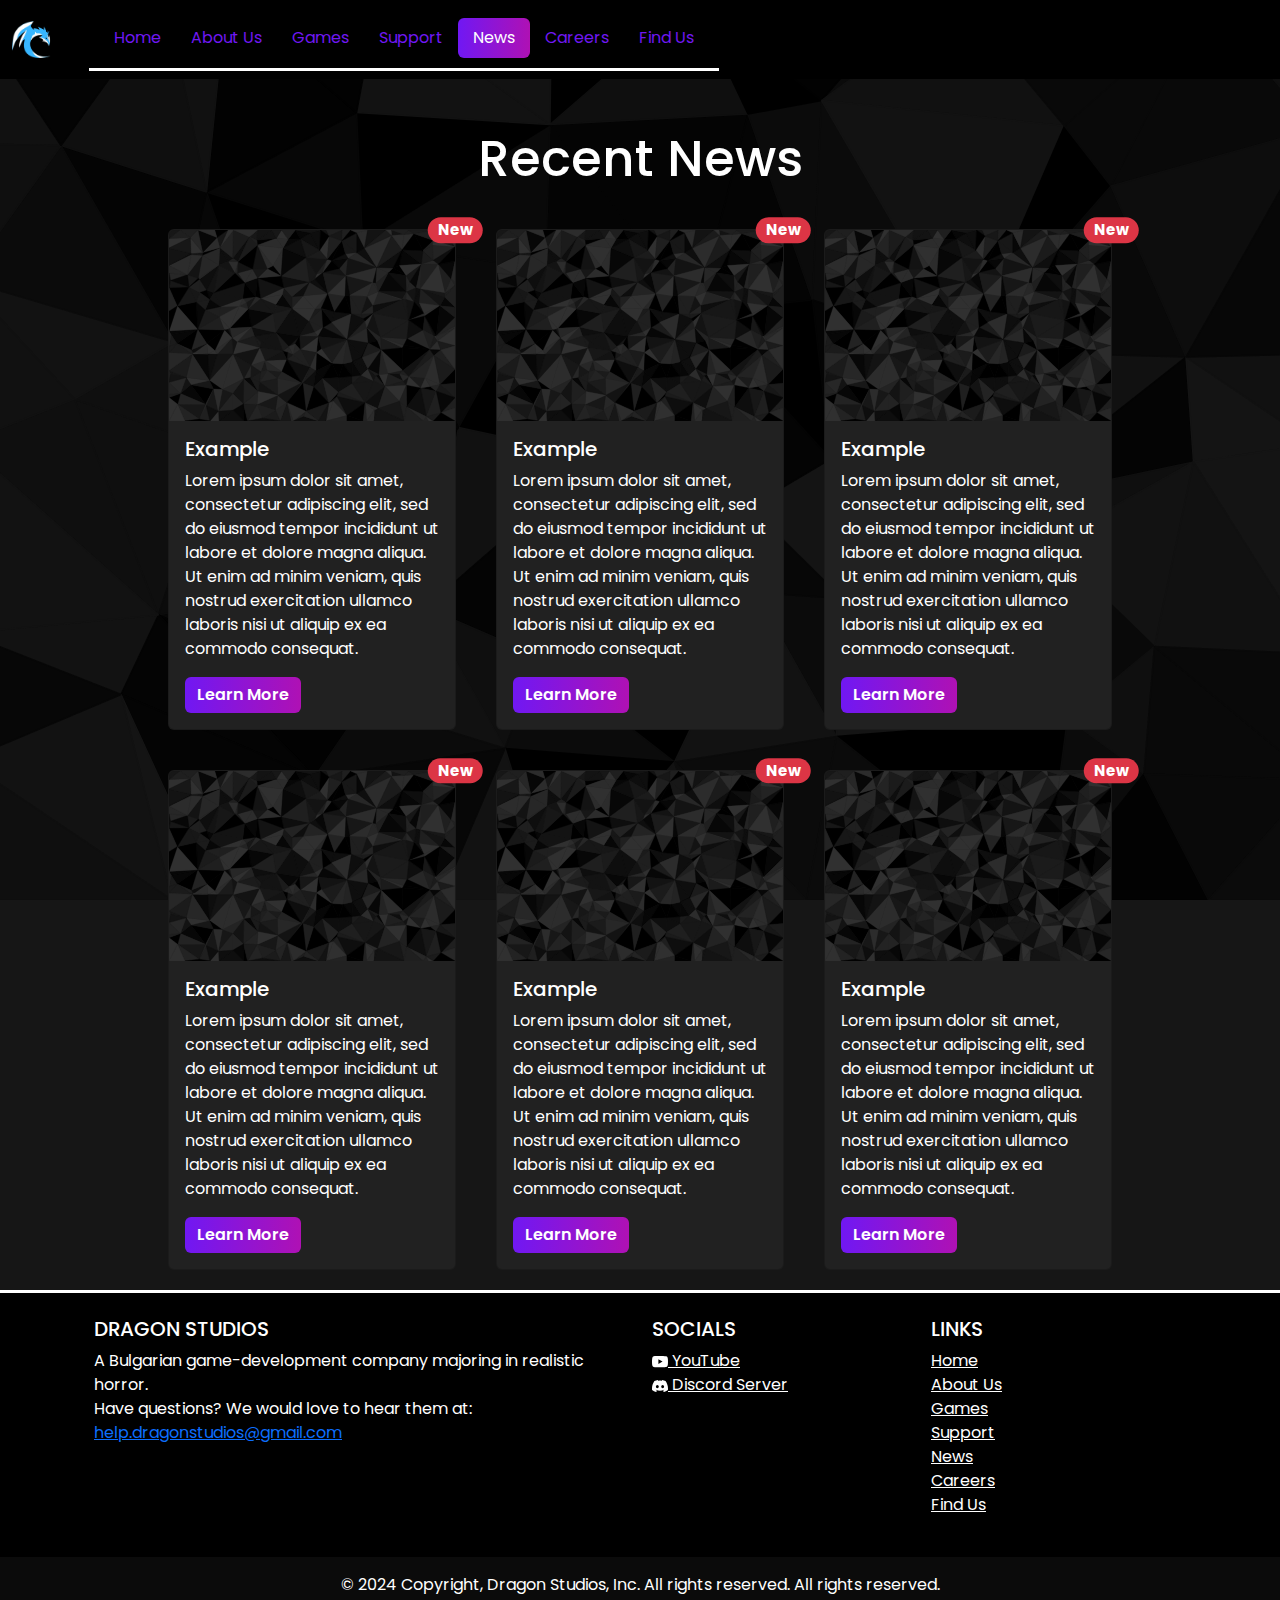
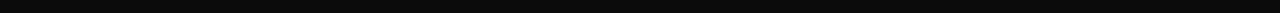
<file: news.html>
<!DOCTYPE html>
<html lang="en">
<head>
    <meta charset="UTF-8">
    <meta name="viewport" content="width=device-width, initial-scale=1.0">
    
    <link href="https://cdn.jsdelivr.net/npm/bootstrap@5.3.3/dist/css/bootstrap.min.css" rel="stylesheet" integrity="sha384-QWTKZyjpPEjISv5WaRU9OFeRpok6YctnYmDr5pNlyT2bRjXh0JMhjY6hW+ALEwIH" crossorigin="anonymous">
    <script src="https://cdn.jsdelivr.net/npm/bootstrap@5.3.3/dist/js/bootstrap.bundle.min.js" integrity="sha384-YvpcrYf0tY3lHB60NNkmXc5s9fDVZLESaAA55NDzOxhy9GkcIdslK1eN7N6jIeHz" crossorigin="anonymous"></script>
    <link rel="stylesheet" href="https://cdn.jsdelivr.net/npm/bootstrap-icons@1.2.2/font/bootstrap-icons.css"/>
    <link rel="stylesheet" href="styles.css"/>
    
    <script src="script.js"></script>
    <link rel="icon" type="image/x-icon" href="Binary_DragonNoBG.ico">
    <title>News | Dragon Studios</title>
</head>
<body>
  <nav class="navbar navbar-expand-lg sticky-top" style="background-color: black;">
    <div class="container-fluid">
      <a class="navbar-brand" href="index.html">
        <img src="Binary_DragonNoBG.png" alt="Bootstrap" width="61.395" height="37.59" class="d-inline-block align-text-center">
      </a>
      <button class="navbar-toggler" type="button" data-bs-toggle="collapse" data-bs-target="#navbarTogglerDemo01" aria-controls="navbarTogglerDemo01" aria-expanded="false" aria-label="Toggle navigation" style="background-color: rgba(0, 0, 0, 0); border: none;">
        <svg class="navbar-toggler-icon" xmlns="http://www.w3.org/2000/svg" x="0px" y="0px" width="25" height="25" viewBox="0 0 256 256" style="fill:#000000;">
          <g fill="#ffffff" fill-rule="nonzero" stroke="none" stroke-width="1" stroke-linecap="butt" stroke-linejoin="miter" stroke-miterlimit="10" stroke-dasharray="" stroke-dashoffset="0" font-family="none" font-weight="none" font-size="none" text-anchor="none" style="mix-blend-mode: normal">
            <g transform="scale(5.12,5.12)">
              <path d="M5,8c-0.72127,-0.0102 -1.39216,0.36875 -1.75578,0.99175c-0.36361,0.623 -0.36361,1.39351 0,2.01651c0.36361,0.623 1.0345,1.00195 1.75578,0.99175h40c0.72127,0.0102 1.39216,-0.36875 1.75578,-0.99175c0.36361,-0.623 0.36361,-1.39351 0,-2.01651c-0.36361,-0.623 -1.0345,-1.00195 -1.75578,-0.99175zM5,23c-0.72127,-0.0102 -1.39216,0.36875 -1.75578,0.99175c-0.36361,0.623 -0.36361,1.39351 0,2.01651c0.36361,0.623 1.0345,1.00195 1.75578,0.99175h40c0.72127,0.0102 1.39216,-0.36875 1.75578,-0.99175c0.36361,-0.623 0.36361,-1.39351 0,-2.01651c-0.36361,-0.623 -1.0345,-1.00195 -1.75578,-0.99175zM5,38c-0.72127,-0.0102 -1.39216,0.36875 -1.75578,0.99175c-0.36361,0.623 -0.36361,1.39351 0,2.01651c0.36361,0.623 1.0345,1.00195 1.75578,0.99175h40c0.72127,0.0102 1.39216,-0.36875 1.75578,-0.99175c0.36361,-0.623 0.36361,-1.39351 0,-2.01651c-0.36361,-0.623 -1.0345,-1.00195 -1.75578,-0.99175z"></path>
            </g>
          </g>
        </svg>
      </button>
      <div class="collapse navbar-collapse" id="navbarTogglerDemo01">
        <ul class="nav nav-pills sticky-top navbar-nav me-auto mb-2 mb-lg-0" style="background-color: black;">
          <li class="nav-item">
            <a class="nav-link" style="padding-left: 15px; padding-right: 15px;" href="index.html">Home</a>
          </li>
          <li class="nav-item">
            <a class="nav-link" style="padding-left: 15px; padding-right: 15px;" href="about.html" aria-current="page" style="color: white;">About Us</a>
          </li>
          <li class="nav-item">
            <a class="nav-link" style="padding-left: 15px; padding-right: 15px;" href="games.html">Games</a>
          </li>
          <li class="nav-item">
            <a class="nav-link" style="padding-left: 15px; padding-right: 15px;" href="support.html">Support</a>
          </li>
          <li class="nav-item">
            <a class="nav-link active" style="padding-left: 15px; padding-right: 15px; color: white;" href="news.html">News</a>
          </li>
          <li class="nav-item">
            <a class="nav-link" style="padding-left: 15px; padding-right: 15px;" href="career.html">Careers</a>
          </li>
          <li class="nav-item">
            <a class="nav-link" style="padding-left: 15px; padding-right: 15px;" href="find.html">Find Us</a>
          </li>
        </ul>
      </div>
    </div>
  </nav>
  
  <h2>Recent News</h2>
  <div class="d-flex flex-wrap justify-content-center">
    <div class="card" style="width: 18rem; background-color: rgb(33, 33, 33); margin: 20px;" id="cardTime">
      <img src="low-poly-grid-haikei.svg" class="card-img-top">
      <div class="card-body">
        <h5 class="card-title" style="color: white;">Example <span class="position-absolute top-0 start-100 translate-middle badge rounded-pill bg-danger">
          New
        </span></h5>
        <p class="card-text" style="color: white;">Lorem ipsum dolor sit amet, consectetur adipiscing elit, sed do eiusmod tempor incididunt ut labore et dolore magna aliqua. Ut enim ad minim veniam, quis nostrud exercitation ullamco laboris nisi ut aliquip ex ea commodo consequat.</p>
        <div class="btn-group">
          <button type="button" class="btn btn-primary">
            Learn More
          </button>
        </div>
      </div>
    </div>
    <div class="card" style="width: 18rem; background-color: rgb(33, 33, 33); margin: 20px;" id="cardTime">
      <img src="low-poly-grid-haikei.svg" class="card-img-top">
      <div class="card-body">
        <h5 class="card-title" style="color: white;">Example <span class="position-absolute top-0 start-100 translate-middle badge rounded-pill bg-danger">
          New
        </span></h5>
        <p class="card-text" style="color: white;">Lorem ipsum dolor sit amet, consectetur adipiscing elit, sed do eiusmod tempor incididunt ut labore et dolore magna aliqua. Ut enim ad minim veniam, quis nostrud exercitation ullamco laboris nisi ut aliquip ex ea commodo consequat.</p>
        <div class="btn-group">
          <button type="button" class="btn btn-primary">
            Learn More
          </button>
        </div>
      </div>
    </div>
    <div class="card" style="width: 18rem; background-color: rgb(33, 33, 33); margin: 20px;" id="cardTime">
      <img src="low-poly-grid-haikei.svg" class="card-img-top">
      <div class="card-body">
        <h5 class="card-title" style="color: white;">Example <span class="position-absolute top-0 start-100 translate-middle badge rounded-pill bg-danger">
          New
        </span></h5>
        <p class="card-text" style="color: white;">Lorem ipsum dolor sit amet, consectetur adipiscing elit, sed do eiusmod tempor incididunt ut labore et dolore magna aliqua. Ut enim ad minim veniam, quis nostrud exercitation ullamco laboris nisi ut aliquip ex ea commodo consequat.</p>
        <div class="btn-group">
          <button type="button" class="btn btn-primary">
            Learn More
          </button>
        </div>
      </div>
    </div>
    <div class="card" style="width: 18rem; background-color: rgb(33, 33, 33); margin: 20px;" id="cardTime">
      <img src="low-poly-grid-haikei.svg" class="card-img-top">
      <div class="card-body">
        <h5 class="card-title" style="color: white;">Example <span class="position-absolute top-0 start-100 translate-middle badge rounded-pill bg-danger">
          New
        </span></h5>
        <p class="card-text" style="color: white;">Lorem ipsum dolor sit amet, consectetur adipiscing elit, sed do eiusmod tempor incididunt ut labore et dolore magna aliqua. Ut enim ad minim veniam, quis nostrud exercitation ullamco laboris nisi ut aliquip ex ea commodo consequat.</p>
        <div class="btn-group">
          <button type="button" class="btn btn-primary">
            Learn More
          </button>
        </div>
      </div>
    </div>
    <div class="card" style="width: 18rem; background-color: rgb(33, 33, 33); margin: 20px;" id="cardTime">
      <img src="low-poly-grid-haikei.svg" class="card-img-top">
      <div class="card-body">
        <h5 class="card-title" style="color: white;">Example <span class="position-absolute top-0 start-100 translate-middle badge rounded-pill bg-danger">
          New
        </span></h5>
        <p class="card-text" style="color: white;">Lorem ipsum dolor sit amet, consectetur adipiscing elit, sed do eiusmod tempor incididunt ut labore et dolore magna aliqua. Ut enim ad minim veniam, quis nostrud exercitation ullamco laboris nisi ut aliquip ex ea commodo consequat.</p>
        <div class="btn-group">
          <button type="button" class="btn btn-primary">
            Learn More
          </button>
        </div>
      </div>
    </div>
    <div class="card" style="width: 18rem; background-color: rgb(33, 33, 33); margin: 20px;" id="cardTime">
      <img src="low-poly-grid-haikei.svg" class="card-img-top">
      <div class="card-body">
        <h5 class="card-title" style="color: white;">Example <span class="position-absolute top-0 start-100 translate-middle badge rounded-pill bg-danger">
          New
        </span></h5>
        <p class="card-text" style="color: white;">Lorem ipsum dolor sit amet, consectetur adipiscing elit, sed do eiusmod tempor incididunt ut labore et dolore magna aliqua. Ut enim ad minim veniam, quis nostrud exercitation ullamco laboris nisi ut aliquip ex ea commodo consequat.</p>
        <div class="btn-group">
          <button type="button" class="btn btn-primary">
            Learn More
          </button>
        </div>
      </div>
    </div>
  </div>
  <footer class="text-white text-center text-lg-start" style="font-family: 'Poppins', sans-serif; border-top: solid white 3px; background-color: black;">
    <div class="container p-4"  style="background-color: black;">
      <div class="row">
        <div class="col-lg-6 col-md-12 mb-4 mb-md-0">
          <h5 class="text-uppercase" style="font-family: 'Poppins', sans-serif;">Dragon Studios</h5>
          <p>
            A Bulgarian game-development company majoring in realistic horror.<br>
            Have questions? We would love to hear them at: <br>
            <a href="mailto:help.dragonstudios@gmail.com">help.dragonstudios@gmail.com</a>
          </p>
        </div>
        <div class="col-lg-3 col-md-6 mb-4 mb-md-0">
          <h5 class="text-uppercase">Socials</h5>
          <ul class="list-unstyled mb-0">
            <li><a href="https://www.youtube.com/@gamesatdragonstudios" class="text-white"><svg xmlns="http://www.w3.org/2000/svg" width="16" height="16" fill="currentColor" class="bi bi-youtube" viewBox="0 0 16 16">
              <path d="M8.051 1.999h.089c.822.003 4.987.033 6.11.335a2.01 2.01 0 0 1 1.415 1.42c.101.38.172.883.22 1.402l.01.104.022.26.008.104c.065.914.073 1.77.074 1.957v.075c-.001.194-.01 1.108-.082 2.06l-.008.105-.009.104c-.05.572-.124 1.14-.235 1.558a2.01 2.01 0 0 1-1.415 1.42c-1.16.312-5.569.334-6.18.335h-.142c-.309 0-1.587-.006-2.927-.052l-.17-.006-.087-.004-.171-.007-.171-.007c-1.11-.049-2.167-.128-2.654-.26a2.01 2.01 0 0 1-1.415-1.419c-.111-.417-.185-.986-.235-1.558L.09 9.82l-.008-.104A31 31 0 0 1 0 7.68v-.123c.002-.215.01-.958.064-1.778l.007-.103.003-.052.008-.104.022-.26.01-.104c.048-.519.119-1.023.22-1.402a2.01 2.01 0 0 1 1.415-1.42c.487-.13 1.544-.21 2.654-.26l.17-.007.172-.006.086-.003.171-.007A100 100 0 0 1 7.858 2zM6.4 5.209v4.818l4.157-2.408z"/>
            </svg> YouTube</a></li>
            <li><a href="https://discord.gg/eqyFy8wfwd" class="text-white"><svg xmlns="http://www.w3.org/2000/svg" width="16" height="16" fill="currentColor" class="bi bi-discord" viewBox="0 0 16 16">
              <path d="M13.545 2.907a13.2 13.2 0 0 0-3.257-1.011.05.05 0 0 0-.052.025c-.141.25-.297.577-.406.833a12.2 12.2 0 0 0-3.658 0 8 8 0 0 0-.412-.833.05.05 0 0 0-.052-.025c-1.125.194-2.22.534-3.257 1.011a.04.04 0 0 0-.021.018C.356 6.024-.213 9.047.066 12.032q.003.022.021.037a13.3 13.3 0 0 0 3.995 2.02.05.05 0 0 0 .056-.019q.463-.63.818-1.329a.05.05 0 0 0-.01-.059l-.018-.011a9 9 0 0 1-1.248-.595.05.05 0 0 1-.02-.066l.015-.019q.127-.095.248-.195a.05.05 0 0 1 .051-.007c2.619 1.196 5.454 1.196 8.041 0a.05.05 0 0 1 .053.007q.121.1.248.195a.05.05 0 0 1-.004.085 8 8 0 0 1-1.249.594.05.05 0 0 0-.03.03.05.05 0 0 0 .003.041c.24.465.515.909.817 1.329a.05.05 0 0 0 .056.019 13.2 13.2 0 0 0 4.001-2.02.05.05 0 0 0 .021-.037c.334-3.451-.559-6.449-2.366-9.106a.03.03 0 0 0-.02-.019m-8.198 7.307c-.789 0-1.438-.724-1.438-1.612s.637-1.613 1.438-1.613c.807 0 1.45.73 1.438 1.613 0 .888-.637 1.612-1.438 1.612m5.316 0c-.788 0-1.438-.724-1.438-1.612s.637-1.613 1.438-1.613c.807 0 1.451.73 1.438 1.613 0 .888-.631 1.612-1.438 1.612"/>
            </svg> Discord Server</a></li>
          </ul>
        </div>
        <div class="col-lg-3 col-md-6 mb-4 mb-md-0">
          <h5 class="text-uppercase">Links</h5>
          <ul class="list-unstyled">
            <li><a href="index.html" class="text-white">Home</a></li>
            <li><a href="about.html" class="text-white">About Us</a></li>
            <li><a href="games.html" class="text-white">Games</a></li>
            <li><a href="support.html" class="text-white">Support</a></li>
            <li><a href="news.html" class="text-white">News</a></li>
            <li><a href="career.html" class="text-white">Careers</a></li>
            <li><a href="find.html" class="text-white">Find Us</a></li>
          </ul>
        </div>
      </div>
    </div>
    <div class="text-center p-3" style="background-color: rgb(11, 11, 11);">
      © 2024 Copyright,
      Dragon Studios, Inc</a>. All rights reserved. All rights reserved.
    </div>
  </footer>
    
</body>
</html>
</file>
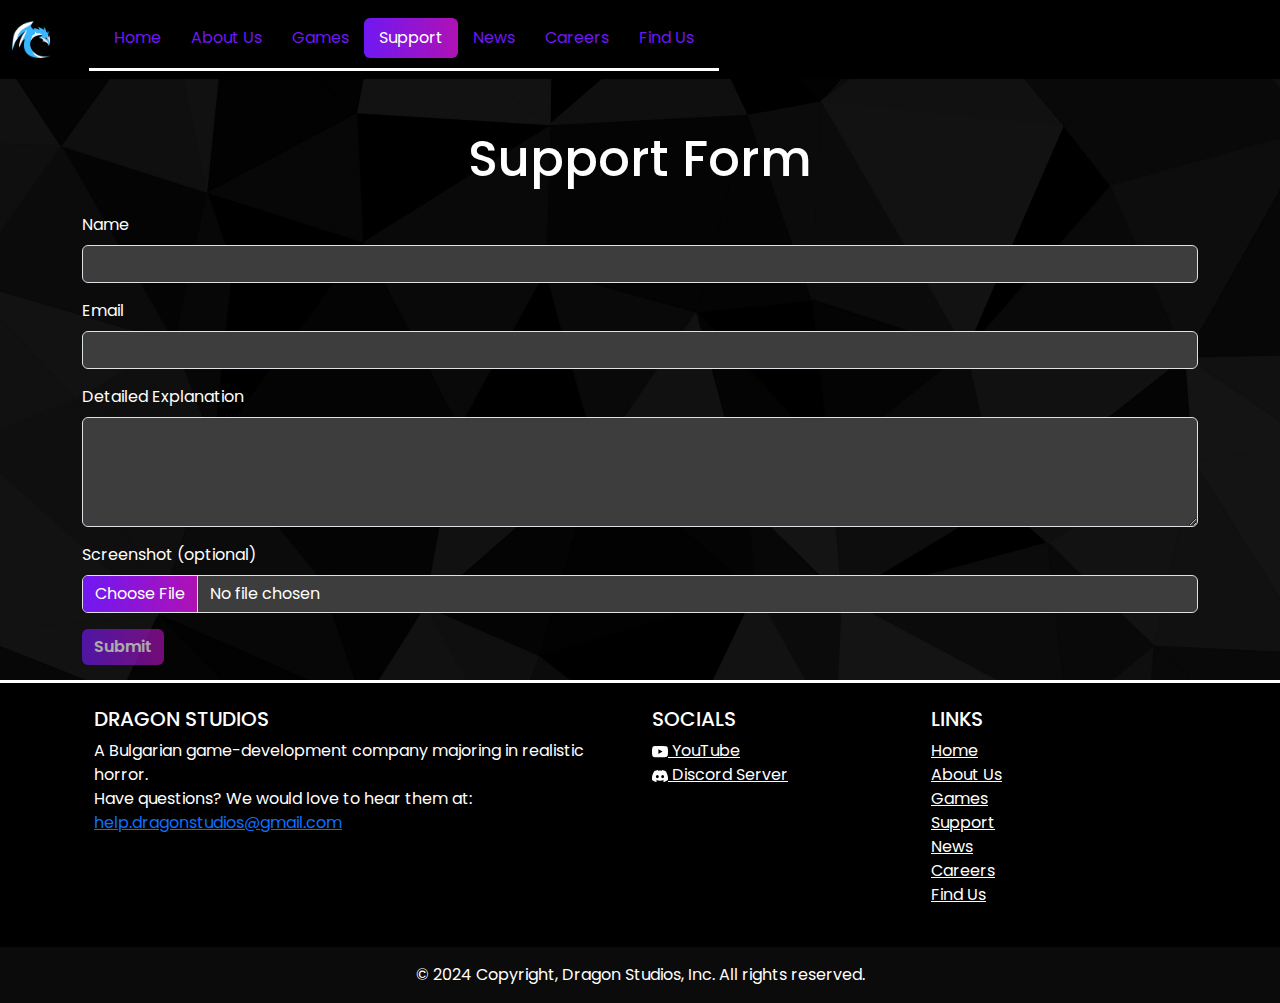
<file: support.html>
<!DOCTYPE html>
<html lang="en">
<head>
    <meta charset="UTF-8">
    <meta name="viewport" content="width=device-width, initial-scale=1.0">
    
    <link href="https://cdn.jsdelivr.net/npm/bootstrap@5.3.3/dist/css/bootstrap.min.css" rel="stylesheet" integrity="sha384-QWTKZyjpPEjISv5WaRU9OFeRpok6YctnYmDr5pNlyT2bRjXh0JMhjY6hW+ALEwIH" crossorigin="anonymous">
    <script src="https://cdn.jsdelivr.net/npm/bootstrap@5.3.3/dist/js/bootstrap.bundle.min.js" integrity="sha384-YvpcrYf0tY3lHB60NNkmXc5s9fDVZLESaAA55NDzOxhy9GkcIdslK1eN7N6jIeHz" crossorigin="anonymous"></script>
    <link rel="stylesheet" href="https://cdn.jsdelivr.net/npm/bootstrap-icons@1.2.2/font/bootstrap-icons.css"/>
    <link rel="stylesheet" href="styles.css"/>
    <script src="script.js"></script>
    <link rel="icon" type="image/x-icon" href="Binary_DragonNoBG.ico">
    <style>
      .spinner-border.white {
          border-color: #ffffff;
          border-top-color: transparent;
      }
      .modal-content {
          background-color: #333;
          color: #fff;
      }
      .form-control:focus {
        border-color: rgb(112,24,243);
        border-color: linear-gradient(90deg, rgba(112,24,243,1) 0%, rgba(175,17,180,1) 100%);
        box-shadow: inset 0 1px 1px rgb(112,24,243), 0 1px 1px rgb(189, 16, 195);
      }
      #screenshot::-webkit-file-upload-button{
        background: rgb(112,24,243);
        background: linear-gradient(90deg, rgba(112,24,243,1) 0%, rgba(175,17,180,1) 100%);
        color: white;
      }
    </style>
    <title>Support | Dragon Studios</title>
</head>
<body>
  <nav class="navbar navbar-expand-lg sticky-top" style="background-color: black;">
      <div class="container-fluid">
        <a class="navbar-brand" href="index.html">
          <img src="Binary_DragonNoBG.png" alt="Bootstrap" width="61.395" height="37.59" class="d-inline-block align-text-center">
        </a>
        <button class="navbar-toggler" type="button" data-bs-toggle="collapse" data-bs-target="#navbarTogglerDemo01" aria-controls="navbarTogglerDemo01" aria-expanded="false" aria-label="Toggle navigation" style="background-color: rgba(0, 0, 0, 0); border: none;">
          <svg class="navbar-toggler-icon" xmlns="http://www.w3.org/2000/svg" x="0px" y="0px" width="25" height="25" viewBox="0 0 256 256" style="fill:#000000;">
            <g fill="#ffffff" fill-rule="nonzero" stroke="none" stroke-width="1" stroke-linecap="butt" stroke-linejoin="miter" stroke-miterlimit="10" stroke-dasharray="" stroke-dashoffset="0" font-family="none" font-weight="none" font-size="none" text-anchor="none" style="mix-blend-mode: normal">
              <g transform="scale(5.12,5.12)">
                <path d="M5,8c-0.72127,-0.0102 -1.39216,0.36875 -1.75578,0.99175c-0.36361,0.623 -0.36361,1.39351 0,2.01651c0.36361,0.623 1.0345,1.00195 1.75578,0.99175h40c0.72127,0.0102 1.39216,-0.36875 1.75578,-0.99175c0.36361,-0.623 0.36361,-1.39351 0,-2.01651c-0.36361,-0.623 -1.0345,-1.00195 -1.75578,-0.99175zM5,23c-0.72127,-0.0102 -1.39216,0.36875 -1.75578,0.99175c-0.36361,0.623 -0.36361,1.39351 0,2.01651c0.36361,0.623 1.0345,1.00195 1.75578,0.99175h40c0.72127,0.0102 1.39216,-0.36875 1.75578,-0.99175c0.36361,-0.623 0.36361,-1.39351 0,-2.01651c-0.36361,-0.623 -1.0345,-1.00195 -1.75578,-0.99175zM5,38c-0.72127,-0.0102 -1.39216,0.36875 -1.75578,0.99175c-0.36361,0.623 -0.36361,1.39351 0,2.01651c0.36361,0.623 1.0345,1.00195 1.75578,0.99175h40c0.72127,0.0102 1.39216,-0.36875 1.75578,-0.99175c0.36361,-0.623 0.36361,-1.39351 0,-2.01651c-0.36361,-0.623 -1.0345,-1.00195 -1.75578,-0.99175z"></path>
              </g>
            </g>
          </svg>
        </button>
        <div class="collapse navbar-collapse" id="navbarTogglerDemo01">
          <ul class="nav nav-pills sticky-top navbar-nav me-auto mb-2 mb-lg-0" style="background-color: black;">
            <li class="nav-item">
              <a class="nav-link" style="padding-left: 15px; padding-right: 15px;" href="index.html">Home</a>
            </li>
            <li class="nav-item">
              <a class="nav-link" style="padding-left: 15px; padding-right: 15px;" href="about.html" aria-current="page" style="color: white;">About Us</a>
            </li>
            <li class="nav-item">
              <a class="nav-link" style="padding-left: 15px; padding-right: 15px;" href="games.html">Games</a>
            </li>
            <li class="nav-item">
              <a class="nav-link active" style="padding-left: 15px; padding-right: 15px;  color: white;" href="support.html">Support</a>
            </li>
            <li class="nav-item">
              <a class="nav-link" style="padding-left: 15px; padding-right: 15px;" href="news.html">News</a>
            </li>
            <li class="nav-item">
              <a class="nav-link" style="padding-left: 15px; padding-right: 15px;" href="career.html">Careers</a>
            </li>
            <li class="nav-item">
              <a class="nav-link" style="padding-left: 15px; padding-right: 15px;" href="find.html">Find Us</a>
            </li>
          </ul>
        </div>
      </div>
    </nav>
    <div class="container mt-5">
      <h2 class="mb-4">Support Form</h2>
      <form id="supportForm" style="color: white;">
          <div class="mb-3">
              <label for="name" class="form-label">Name</label>
              <input type="text" class="form-control" id="name" name="name" required style="background-color: #3d3d3d; color: white;">
          </div>
          <div class="mb-3">
              <label for="email" class="form-label">Email</label>
              <input type="email" class="form-control" id="email" name="email" style="background-color: #3d3d3d; color: white;" required>
          </div>
          <div class="mb-3">
              <label for="explanation" class="form-label">Detailed Explanation</label>
              <textarea class="form-control" id="explanation" name="explanation" rows="4" required style="background-color: #3d3d3d; color: white;"></textarea>
          </div>
          <div class="mb-3">
              <label for="screenshot" class="form-label">Screenshot (optional)</label>
              <input type="file" class="form-control" id="screenshot" name="screenshot" accept="image/*" style="background-color: #3d3d3d; color: white;">
          </div>
          <button type="submit" id="submitButton" class="btn btn-primary" disabled style="margin-bottom: 15px;">Submit</button>
          <div id="loadingSpinner" class="spinner-border text-white d-none" role="status" style="margin-bottom: 15px;">
              <span class="visually-hidden">Loading...</span>
          </div>
      </form>
  </div>
  
  <!-- Success Modal -->
  <div class="modal fade" id="successModal" tabindex="-1" aria-labelledby="successModalLabel" aria-hidden="true">
    <div class="modal-dialog modal-dialog-centered">
      <div class="modal-content bg-dark text-white">
        <div class="modal-header">
          <h5 class="modal-title" id="successModalLabel">Success</h5>
          <button type="button" class="btn-close btn-close-white" data-bs-dismiss="modal" aria-label="Close"></button>
        </div>
        <div class="modal-body">
          Your support request has been sent successfully!
        </div>
        <div class="modal-footer">
          <button type="button" class="btn btn-light" data-bs-dismiss="modal">Close</button>
        </div>
      </div>
    </div>
  </div>
  
  <!-- Error Modal -->
  <div class="modal fade" id="errorModal" tabindex="-1" aria-labelledby="errorModalLabel" aria-hidden="true">
    <div class="modal-dialog modal-dialog-centered">
      <div class="modal-content bg-dark text-white">
        <div class="modal-header">
          <h5 class="modal-title" id="errorModalLabel">Error</h5>
          <button type="button" class="btn-close btn-close-white" data-bs-dismiss="modal" aria-label="Close"></button>
        </div>
        <div class="modal-body">
          There was an error submitting your form. Please try again.
        </div>
        <div class="modal-footer">
          <button type="button" class="btn btn-light" data-bs-dismiss="modal">Close</button>
        </div>
      </div>
    </div>
  </div>
  
  <script>
    const submitButton = document.getElementById('submitButton');
    const loadingSpinner = document.getElementById('loadingSpinner');
    const supportForm = document.getElementById('supportForm');
    const inputs = document.querySelectorAll('#supportForm input, #supportForm textarea');
    const successModal = new bootstrap.Modal(document.getElementById('successModal'));
    const errorModal = new bootstrap.Modal(document.getElementById('errorModal'));

    function checkRequiredFields() {
        let allFilled = true;
        inputs.forEach(input => {
            if (input.hasAttribute('required') && !input.value) {
                allFilled = false;
            }
        });
        submitButton.disabled = !allFilled;
    }

    inputs.forEach(input => {
        input.addEventListener('input', checkRequiredFields);
    });

    supportForm.addEventListener('submit', function (event) {
        event.preventDefault();

        inputs.forEach(input => input.disabled = true);
        submitButton.classList.add('d-none');
        loadingSpinner.classList.remove('d-none');

        const formData = new FormData();
        formData.append('name', document.getElementById('name').value);
        formData.append('email', document.getElementById('email').value);
        formData.append('explanation', document.getElementById('explanation').value);

        const fileInput = document.getElementById('screenshot');
        if (fileInput.files.length > 0) {
            const file = fileInput.files[0];
            const reader = new FileReader();
            reader.onload = function (e) {
                const base64Data = e.target.result.split(',')[1];
                formData.append('screenshot', base64Data);
                formData.append('screenshot_name', file.name);
                formData.append('screenshot_type', file.type);
                sendFormData(formData);
            };
            reader.readAsDataURL(file);
        } else {
            sendFormData(formData);
        }
    });

    function sendFormData(formData) {
        fetch('https://script.google.com/macros/s/AKfycbwqqV071ppMPb8ruV_kOOnC0pyBEocStnAcbHZndjawoWOEDQnvc1DB6Ajr3gGCwMVIFw/exec', {
            method: 'POST',
            body: formData
        })
        .then(response => response.json())
        .then(data => {
            if (data.result === 'success') {
                successModal.show();
                supportForm.reset();
            } else {
                errorModal.show();
            }
        })
        .catch(error => {
            console.error('Error:', error);
            errorModal.show();
        })
        .finally(() => {
            inputs.forEach(input => input.disabled = false);
            submitButton.classList.remove('d-none');
            loadingSpinner.classList.add('d-none');
            checkRequiredFields();
        });
    }
  </script>
  <footer class="text-white text-center text-lg-start" style="font-family: 'Poppins', sans-serif; border-top: solid white 3px; background-color: black;">
    <div class="container p-4"  style="background-color: black;">
      <div class="row">
        <div class="col-lg-6 col-md-12 mb-4 mb-md-0">
          <h5 class="text-uppercase" style="font-family: 'Poppins', sans-serif;">Dragon Studios</h5>
          <p>
            A Bulgarian game-development company majoring in realistic horror.<br>
            Have questions? We would love to hear them at: <br>
            <a href="mailto:help.dragonstudios@gmail.com">help.dragonstudios@gmail.com</a>
          </p>
        </div>
        <div class="col-lg-3 col-md-6 mb-4 mb-md-0">
          <h5 class="text-uppercase">Socials</h5>
          <ul class="list-unstyled mb-0">
            <li><a href="https://www.youtube.com/@gamesatdragonstudios" class="text-white"><svg xmlns="http://www.w3.org/2000/svg" width="16" height="16" fill="currentColor" class="bi bi-youtube" viewBox="0 0 16 16">
              <path d="M8.051 1.999h.089c.822.003 4.987.033 6.11.335a2.01 2.01 0 0 1 1.415 1.42c.101.38.172.883.22 1.402l.01.104.022.26.008.104c.065.914.073 1.77.074 1.957v.075c-.001.194-.01 1.108-.082 2.06l-.008.105-.009.104c-.05.572-.124 1.14-.235 1.558a2.01 2.01 0 0 1-1.415 1.42c-1.16.312-5.569.334-6.18.335h-.142c-.309 0-1.587-.006-2.927-.052l-.17-.006-.087-.004-.171-.007-.171-.007c-1.11-.049-2.167-.128-2.654-.26a2.01 2.01 0 0 1-1.415-1.419c-.111-.417-.185-.986-.235-1.558L.09 9.82l-.008-.104A31 31 0 0 1 0 7.68v-.123c.002-.215.01-.958.064-1.778l.007-.103.003-.052.008-.104.022-.26.01-.104c.048-.519.119-1.023.22-1.402a2.01 2.01 0 0 1 1.415-1.42c.487-.13 1.544-.21 2.654-.26l.17-.007.172-.006.086-.003.171-.007A100 100 0 0 1 7.858 2zM6.4 5.209v4.818l4.157-2.408z"/>
            </svg> YouTube</a></li>
            <li><a href="https://discord.gg/eqyFy8wfwd" class="text-white"><svg xmlns="http://www.w3.org/2000/svg" width="16" height="16" fill="currentColor" class="bi bi-discord" viewBox="0 0 16 16">
              <path d="M13.545 2.907a13.2 13.2 0 0 0-3.257-1.011.05.05 0 0 0-.052.025c-.141.25-.297.577-.406.833a12.2 12.2 0 0 0-3.658 0 8 8 0 0 0-.412-.833.05.05 0 0 0-.052-.025c-1.125.194-2.22.534-3.257 1.011a.04.04 0 0 0-.021.018C.356 6.024-.213 9.047.066 12.032q.003.022.021.037a13.3 13.3 0 0 0 3.995 2.02.05.05 0 0 0 .056-.019q.463-.63.818-1.329a.05.05 0 0 0-.01-.059l-.018-.011a9 9 0 0 1-1.248-.595.05.05 0 0 1-.02-.066l.015-.019q.127-.095.248-.195a.05.05 0 0 1 .051-.007c2.619 1.196 5.454 1.196 8.041 0a.05.05 0 0 1 .053.007q.121.1.248.195a.05.05 0 0 1-.004.085 8 8 0 0 1-1.249.594.05.05 0 0 0-.03.03.05.05 0 0 0 .003.041c.24.465.515.909.817 1.329a.05.05 0 0 0 .056.019 13.2 13.2 0 0 0 4.001-2.02.05.05 0 0 0 .021-.037c.334-3.451-.559-6.449-2.366-9.106a.03.03 0 0 0-.02-.019m-8.198 7.307c-.789 0-1.438-.724-1.438-1.612s.637-1.613 1.438-1.613c.807 0 1.45.73 1.438 1.613 0 .888-.637 1.612-1.438 1.612m5.316 0c-.788 0-1.438-.724-1.438-1.612s.637-1.613 1.438-1.613c.807 0 1.451.73 1.438 1.613 0 .888-.631 1.612-1.438 1.612"/>
            </svg> Discord Server</a></li>
          </ul>
        </div>
        <div class="col-lg-3 col-md-6 mb-4 mb-md-0">
          <h5 class="text-uppercase">Links</h5>
          <ul class="list-unstyled">
            <li><a href="index.html" class="text-white">Home</a></li>
            <li><a href="#!" class="text-white">About Us</a></li>
            <li><a href="games.html" class="text-white">Games</a></li>
            <li><a href="#!" class="text-white">Support</a></li>
            <li><a href="news.html" class="text-white">News</a></li>
            <li><a href="career.html" class="text-white">Careers</a></li>
            <li><a href="find.html" class="text-white">Find Us</a></li>
          </ul>
        </div>
      </div>
    </div>
    <div class="text-center p-3" style="background-color: rgb(11, 11, 11);">
      © 2024 Copyright,
      Dragon Studios, Inc</a>. All rights reserved.
    </div>
  </footer>
    
</body>
</html>
</file>
<file: styles.css>
@import url('https://fonts.googleapis.com/css2?family=Poppins:ital,wght@0,100;0,200;0,300;0,400;0,500;0,600;0,700;0,800;0,900;1,100;1,200;1,300;1,400;1,500;1,600;1,700;1,800;1,900&display=swap');
body{
    background-color: rgb(22, 22, 22);
    font-family: "Poppins", sans-serif;
    background-image: url(low-poly-grid.svg);
    background-size: cover;
    background-attachment: fixed;
    background-position: center;
    background-repeat: no-repeat;
    position: relative;
    overflow-x: hidden;
    scroll-behavior: smooth;

}
h3 {
    display: inline-block;
}
hr {
    display: block;
    margin-top: 0.5em;
    margin-bottom: 0.5em;
    margin-left: auto;
    margin-right: auto;
    border-style: inset;
    border-width: 1px;
    color: white;
}
.header img {
    float: left;
    width: 100px;
    height: 100px;
  }
  
  .header h1 {
    position: relative;
    top: 5px;
    left: 10px;
    color: white;
}
.nav-link{
    color: rgb(112,24,243);
    color: linear-gradient(90deg, rgba(112,24,243,1) 0%, rgba(175,17,180,1) 67%);
}
.nav-link:hover{
    color: rgb(255, 255, 255);
}
.active{
    background: rgb(112,24,243);
    background: linear-gradient(90deg, rgba(112,24,243,1) 0%, rgba(175,17,180,1) 100%);
}
.nav{
    padding: 10px;
    border-bottom-style: solid;
    border-bottom-color: white;
    border-bottom-width: 3px;
}

h1, h2 {
    font-weight: 500;
    margin: 0.4em 0;
    margin-top: 50px;
    color: white;
    text-align: center;
}
h1 { font-size: 3.5em; }
h2 {
    animation: fadeIn 5s;
    font-size: 50px;
}
#welch2{
    margin-top: 15%;
}
@keyframes fadeIn {
    0% { opacity: 0; }
    100% { opacity: 1; }
}
.btn {
    --bs-btn-font-weight: 600;
    --bs-btn-color: var(--bs-white);
    /*--bs-btn-bg: var(rgb(112,24,243));*/
    --bs-btn-bg: var(linear-gradient(90deg, rgba(112,24,243,1) 0%, rgba(175,17,180,1) 100%));
    --bs-btn-border-color: var(--bd-violet-bg);
    --bs-btn-hover-color: var(--bs-white);
    --bs-btn-hover-bg: #{shade-color($bd-violet, 10%)};
    background: rgb(112,24,243);
    background: linear-gradient(90deg, rgba(112,24,243,1) 0%, rgba(175,17,180,1) 100%);
}
.btn:hover{
    color: rgb(217, 217, 217);
}
@media(max-width: 800px){
    h1, h2 {
        font-size: 40px;
        padding-left: 20px;
        padding-right: 20px;
    }
}
</file>
